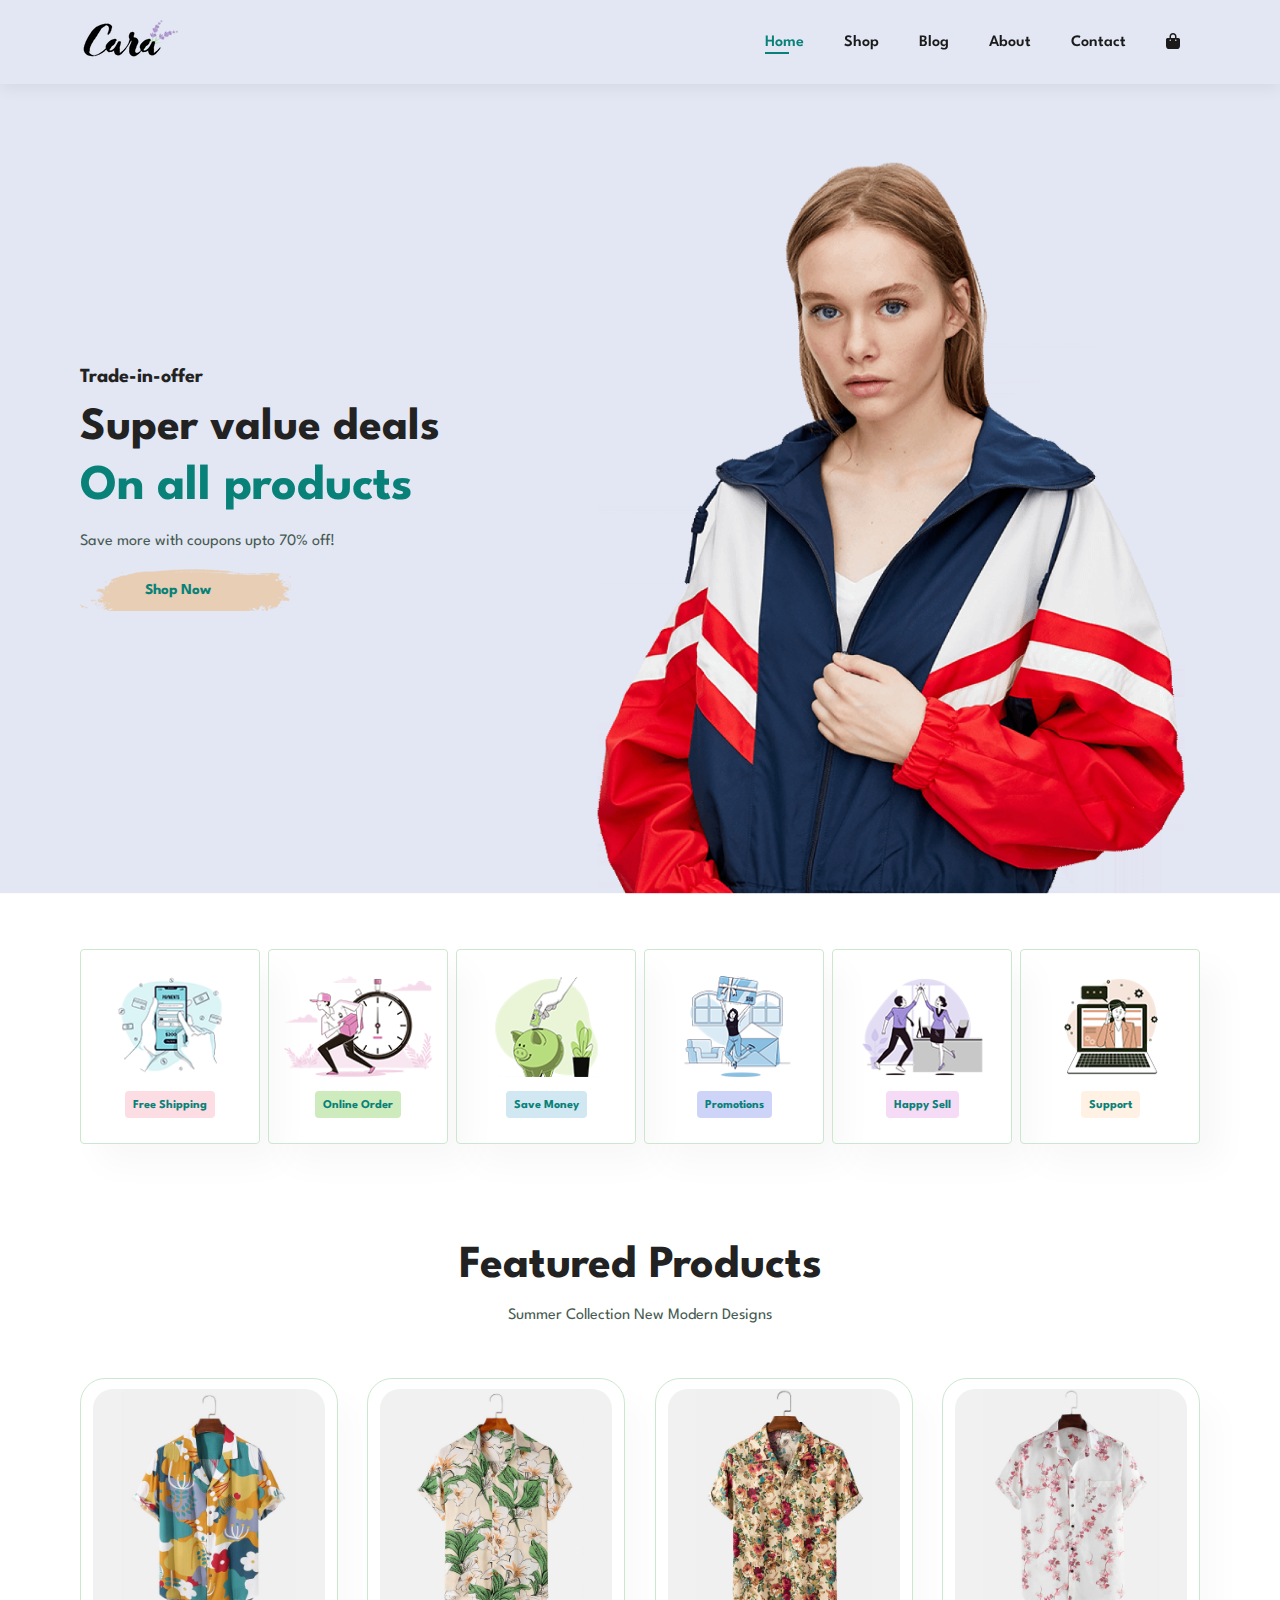
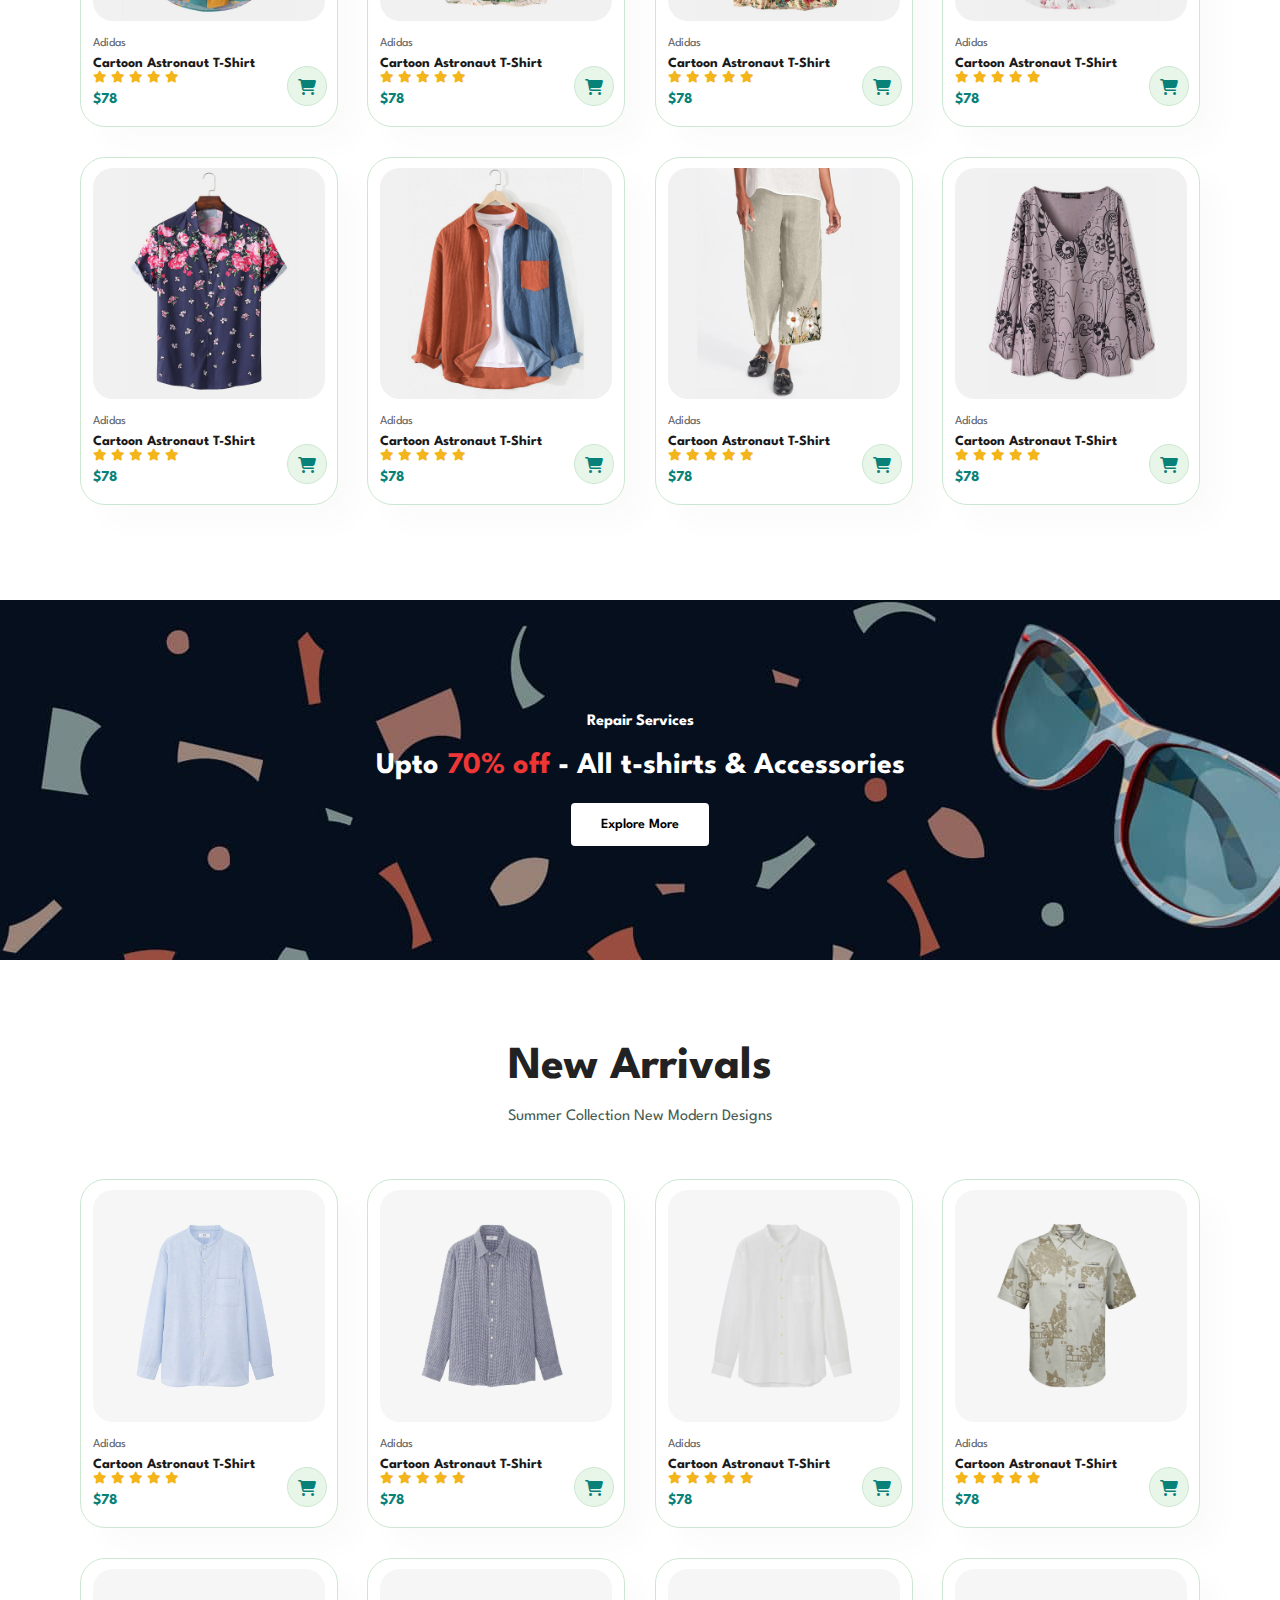
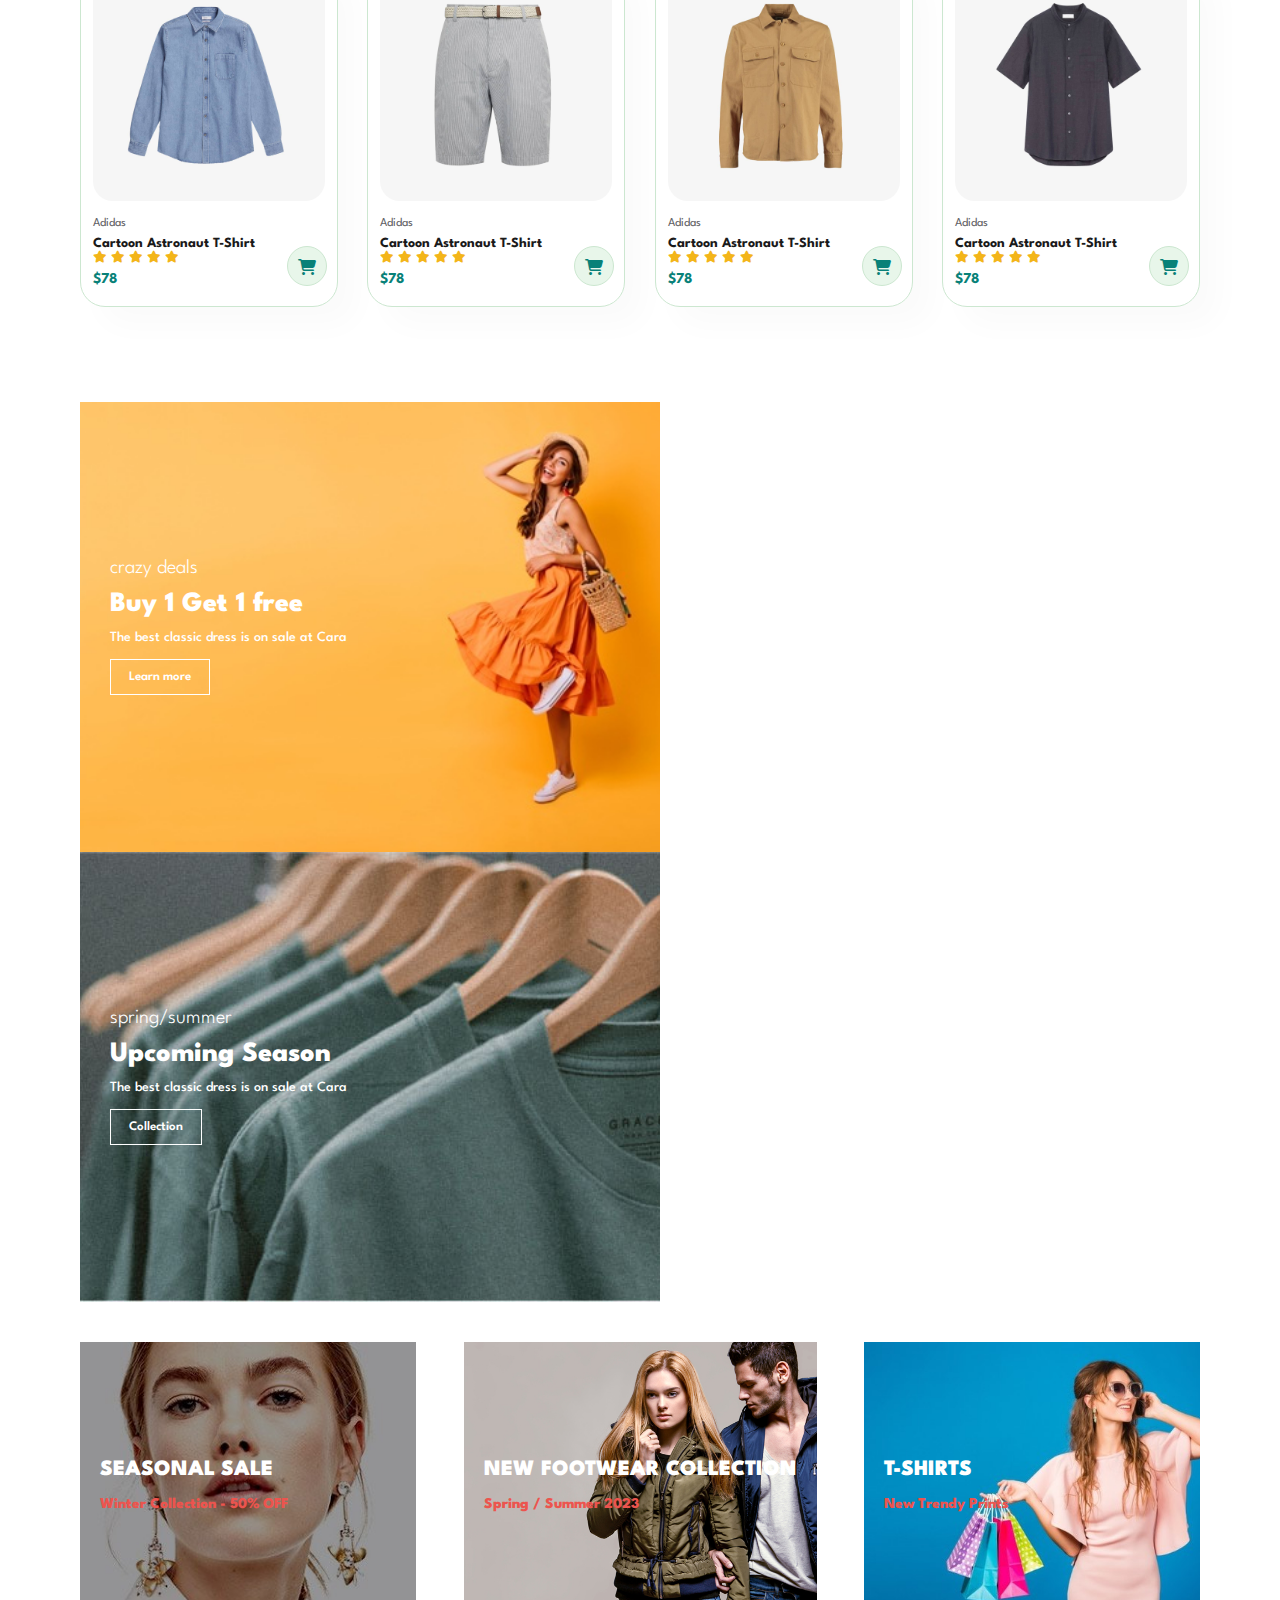
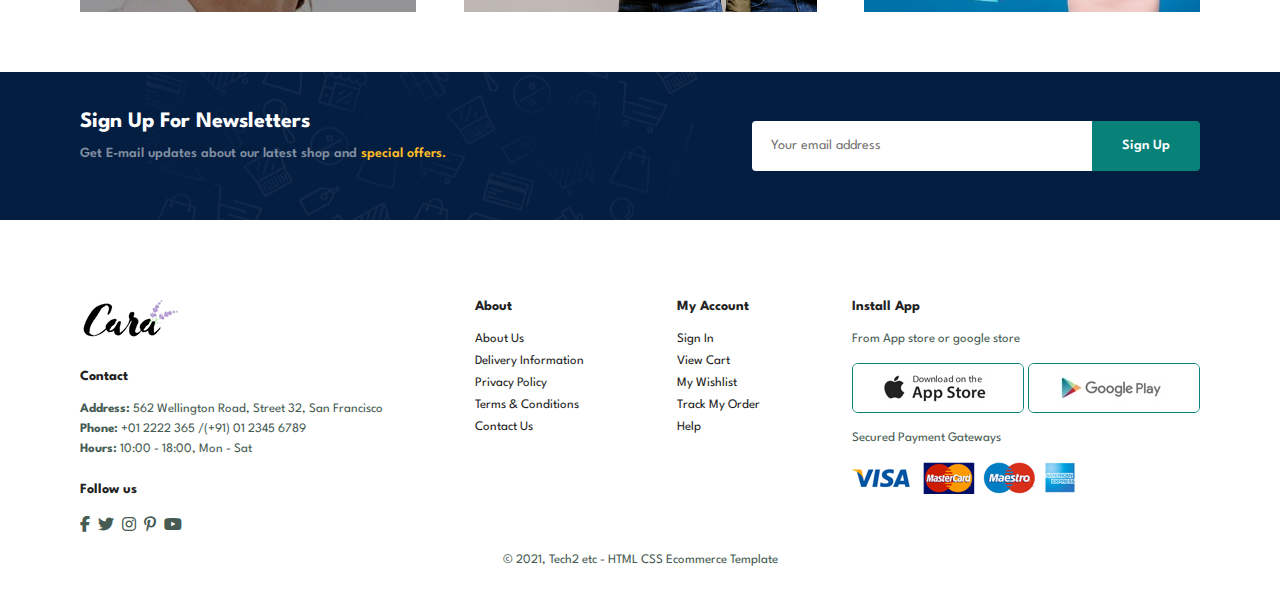
<file: index.html>
<!DOCTYPE html>
<html lang="en">
<head>
    <meta charset="UTF-8">
    <meta name="viewport" content="width=device-width, initial-scale=1.0">
    <title>E-Commerce Website</title>
    <link rel="stylesheet" href="style.css">
    <link rel="stylesheet" href=https://cdnjs.cloudflare.com/ajax/libs/font-awesome/6.4.2/css/all.min.css>

</head>
<body>
   <section id="header">
        <a href="#"><img src="ECommerce/logo.png" class="logo" alt=""></a>
        <div>
            <ul id="navbar">
                <li><a class="active" href="index.html">Home</a></li>
                <li><a href="shop.html">Shop</a></li>
                <li><a href="blog.html">Blog</a></li>
                <li><a href="about.html">About</a></li>
                <li><a href="contact.html">Contact</a></li>
                <li id="lg-bag"><a href="cart.html"><i class="fa-solid fa-bag-shopping"></i></a></li>
                <a href="#" id="close"><i class="far fa-times"></i></a>
            </ul>
        </div>
        <div id="mobile">
            <a href="cart.html"><i class="fa-solid fa-bag-shopping"></i></a>
            <i id="bar" class="fas fa-outdent"></i>
        </div>
   </section>

   <section id="hero">
    <h4>Trade-in-offer</h4>
    <h2>Super value deals</h2>
    <h1>On all products</h1>
    <p>Save more with coupons upto 70% off!</p>
    <button>Shop Now</button>

   </section>
   
   <section id="feature" class="section-p1">
    <div class="fe-box">
        <img src="ECommerce/features/f1.png" alt="">
        <h6>Free Shipping</h6>
    </div>
    <div class="fe-box">
        <img src="ECommerce/features/f2.png" alt="">
        <h6>Online Order</h6>
    </div>
    <div class="fe-box">
        <img src="ECommerce/features/f3.png" alt="">
        <h6>Save Money</h6>
    </div>
    <div class="fe-box">
        <img src="ECommerce/features/f4.png" alt="">
        <h6>Promotions</h6>
    </div>
    <div class="fe-box">
        <img src="ECommerce/features/f5.png" alt="">
        <h6>Happy Sell</h6>
    </div>
    <div class="fe-box">
        <img src="ECommerce/features/f6.png" alt="">
        <h6> Support</h6>
    </div>
   </section>
   
    <section id="product1" class="section-p1">
        <h2>Featured Products</h2>
        <p>Summer Collection New Modern Designs</p>
        <div class="pro-container">
            <div class="pro">
                <img src="ECommerce/Products/f1.jpg" alt="">
                <div class="des">
                    <span>Adidas</span>
                    <h5>Cartoon Astronaut T-Shirt</h5>
                    <div class="star">
                        <i class="fas fa-star"></i>
                        <i class="fas fa-star"></i>
                        <i class="fas fa-star"></i>
                        <i class="fas fa-star"></i>
                        <i class="fas fa-star"></i>
                    </div>
                    <h4>$78</h4>
                </div>
                <a href="#"><i class="fa-solid fa-cart-shopping cart"></i></a>
            </div>
            <div class="pro">
                <img src="ECommerce/Products/f2.jpg" alt="">
                <div class="des">
                    <span>Adidas</span>
                    <h5>Cartoon Astronaut T-Shirt</h5>
                    <div class="star">
                        <i class="fas fa-star"></i>
                        <i class="fas fa-star"></i>
                        <i class="fas fa-star"></i>
                        <i class="fas fa-star"></i>
                        <i class="fas fa-star"></i>
                    </div>
                    <h4>$78</h4>
                </div>
                <a href="#"><i class="fa-solid fa-cart-shopping cart"></i></a>
            </div>
            <div class="pro">
                <img src="ECommerce/Products/f3.jpg" alt="">
                <div class="des">
                    <span>Adidas</span>
                    <h5>Cartoon Astronaut T-Shirt</h5>
                    <div class="star">
                        <i class="fas fa-star"></i>
                        <i class="fas fa-star"></i>
                        <i class="fas fa-star"></i>
                        <i class="fas fa-star"></i>
                        <i class="fas fa-star"></i>
                    </div>
                    <h4>$78</h4>
                </div>
                <a href="#"><i class="fa-solid fa-cart-shopping cart"></i></a>
            </div>
            <div class="pro">
                <img src="ECommerce/Products/f4.jpg" alt="">
                <div class="des">
                    <span>Adidas</span>
                    <h5>Cartoon Astronaut T-Shirt</h5>
                    <div class="star">
                        <i class="fas fa-star"></i>
                        <i class="fas fa-star"></i>
                        <i class="fas fa-star"></i>
                        <i class="fas fa-star"></i>
                        <i class="fas fa-star"></i>
                    </div>
                    <h4>$78</h4>
                </div>
                <a href="#"><i class="fa-solid fa-cart-shopping cart"></i></a>
            </div>
            <div class="pro">
                <img src="ECommerce/Products/f5.jpg" alt="">
                <div class="des">
                    <span>Adidas</span>
                    <h5>Cartoon Astronaut T-Shirt</h5>
                    <div class="star">
                        <i class="fas fa-star"></i>
                        <i class="fas fa-star"></i>
                        <i class="fas fa-star"></i>
                        <i class="fas fa-star"></i>
                        <i class="fas fa-star"></i>
                    </div>
                    <h4>$78</h4>
                </div>
                <a href="#"><i class="fa-solid fa-cart-shopping cart"></i></a>
            </div>
            <div class="pro">
                <img src="ECommerce/Products/f6.jpg" alt="">
                <div class="des">
                    <span>Adidas</span>
                    <h5>Cartoon Astronaut T-Shirt</h5>
                    <div class="star">
                        <i class="fas fa-star"></i>
                        <i class="fas fa-star"></i>
                        <i class="fas fa-star"></i>
                        <i class="fas fa-star"></i>
                        <i class="fas fa-star"></i>
                    </div>
                    <h4>$78</h4>
                </div>
                <a href="#"><i class="fa-solid fa-cart-shopping cart"></i></a>
            </div>
            <div class="pro">
                <img src="ECommerce/Products/f7.jpg" alt="">
                <div class="des">
                    <span>Adidas</span>
                    <h5>Cartoon Astronaut T-Shirt</h5>
                    <div class="star">
                        <i class="fas fa-star"></i>
                        <i class="fas fa-star"></i>
                        <i class="fas fa-star"></i>
                        <i class="fas fa-star"></i>
                        <i class="fas fa-star"></i>
                    </div>
                    <h4>$78</h4>
                </div>
                <a href="#"><i class="fa-solid fa-cart-shopping cart"></i></a>
            </div>
            <div class="pro">
                <img src="ECommerce/Products/f8.jpg" alt="">
                <div class="des">
                    <span>Adidas</span>
                    <h5>Cartoon Astronaut T-Shirt</h5>
                    <div class="star">
                        <i class="fas fa-star"></i>
                        <i class="fas fa-star"></i>
                        <i class="fas fa-star"></i>
                        <i class="fas fa-star"></i>
                        <i class="fas fa-star"></i>
                    </div>
                    <h4>$78</h4>
                </div>
                <a href="#"><i class="fa-solid fa-cart-shopping cart"></i></a>
            </div>
        </div>
    </section>

    <section id="banner" class="section-m1">
        <h4>Repair Services</h4>
        <h2>Upto <span>70% off</span> - All t-shirts & Accessories</h2>
        <button class="normal">Explore More</button>
    </section>
    
    <section id="product1" class="section-p1">
        <h2>New Arrivals</h2>
        <p>Summer Collection New Modern Designs</p>
        <div class="pro-container">
            <div class="pro">
                <img src="ECommerce/Products/n1.jpg" alt="">
                <div class="des">
                    <span>Adidas</span>
                    <h5>Cartoon Astronaut T-Shirt</h5>
                    <div class="star">
                        <i class="fas fa-star"></i>
                        <i class="fas fa-star"></i>
                        <i class="fas fa-star"></i>
                        <i class="fas fa-star"></i>
                        <i class="fas fa-star"></i>
                    </div>
                    <h4>$78</h4>
                </div>
                <a href="#"><i class="fa-solid fa-cart-shopping cart"></i></a>
            </div>
            <div class="pro">
                <img src="ECommerce/Products/n2.jpg" alt="">
                <div class="des">
                    <span>Adidas</span>
                    <h5>Cartoon Astronaut T-Shirt</h5>
                    <div class="star">
                        <i class="fas fa-star"></i>
                        <i class="fas fa-star"></i>
                        <i class="fas fa-star"></i>
                        <i class="fas fa-star"></i>
                        <i class="fas fa-star"></i>
                    </div>
                    <h4>$78</h4>
                </div>
                <a href="#"><i class="fa-solid fa-cart-shopping cart"></i></a>
            </div>
            <div class="pro">
                <img src="ECommerce/Products/n3.jpg" alt="">
                <div class="des">
                    <span>Adidas</span>
                    <h5>Cartoon Astronaut T-Shirt</h5>
                    <div class="star">
                        <i class="fas fa-star"></i>
                        <i class="fas fa-star"></i>
                        <i class="fas fa-star"></i>
                        <i class="fas fa-star"></i>
                        <i class="fas fa-star"></i>
                    </div>
                    <h4>$78</h4>
                </div>
                <a href="#"><i class="fa-solid fa-cart-shopping cart"></i></a>
            </div>
            <div class="pro">
                <img src="ECommerce/Products/n4.jpg" alt="">
                <div class="des">
                    <span>Adidas</span>
                    <h5>Cartoon Astronaut T-Shirt</h5>
                    <div class="star">
                        <i class="fas fa-star"></i>
                        <i class="fas fa-star"></i>
                        <i class="fas fa-star"></i>
                        <i class="fas fa-star"></i>
                        <i class="fas fa-star"></i>
                    </div>
                    <h4>$78</h4>
                </div>
                <a href="#"><i class="fa-solid fa-cart-shopping cart"></i></a>
            </div>
            <div class="pro">
                <img src="ECommerce/Products/n5.jpg" alt="">
                <div class="des">
                    <span>Adidas</span>
                    <h5>Cartoon Astronaut T-Shirt</h5>
                    <div class="star">
                        <i class="fas fa-star"></i>
                        <i class="fas fa-star"></i>
                        <i class="fas fa-star"></i>
                        <i class="fas fa-star"></i>
                        <i class="fas fa-star"></i>
                    </div>
                    <h4>$78</h4>
                </div>
                <a href="#"><i class="fa-solid fa-cart-shopping cart"></i></a>
            </div>
            <div class="pro">
                <img src="ECommerce/Products/n6.jpg" alt="">
                <div class="des">
                    <span>Adidas</span>
                    <h5>Cartoon Astronaut T-Shirt</h5>
                    <div class="star">
                        <i class="fas fa-star"></i>
                        <i class="fas fa-star"></i>
                        <i class="fas fa-star"></i>
                        <i class="fas fa-star"></i>
                        <i class="fas fa-star"></i>
                    </div>
                    <h4>$78</h4>
                </div>
                <a href="#"><i class="fa-solid fa-cart-shopping cart"></i></a>
            </div>
            <div class="pro">
                <img src="ECommerce/Products/n7.jpg" alt="">
                <div class="des">
                    <span>Adidas</span>
                    <h5>Cartoon Astronaut T-Shirt</h5>
                    <div class="star">
                        <i class="fas fa-star"></i>
                        <i class="fas fa-star"></i>
                        <i class="fas fa-star"></i>
                        <i class="fas fa-star"></i>
                        <i class="fas fa-star"></i>
                    </div>
                    <h4>$78</h4>
                </div>
                <a href="#"><i class="fa-solid fa-cart-shopping cart"></i></a>
            </div>
            <div class="pro">
                <img src="ECommerce/Products/n8.jpg" alt="">
                <div class="des">
                    <span>Adidas</span>
                    <h5>Cartoon Astronaut T-Shirt</h5>
                    <div class="star">
                        <i class="fas fa-star"></i>
                        <i class="fas fa-star"></i>
                        <i class="fas fa-star"></i>
                        <i class="fas fa-star"></i>
                        <i class="fas fa-star"></i>
                    </div>
                    <h4>$78</h4>
                </div>
                <a href="#"><i class="fa-solid fa-cart-shopping cart"></i></a>
            </div>
        </div>
    </section>
    
    <section id="sm-banner" class="section-p1">
        <div class="banner-box">
            <h4>crazy deals</h4>
            <h2>Buy 1 Get 1 free</h2>
            <span>The best classic dress is on sale at Cara</span>
            <button class="white">Learn more</button>
        </div>
        <div class="banner-box banner-box2">
            <h4>spring/summer</h4>
            <h2>Upcoming Season</h2>
            <span>The best classic dress is on sale at Cara</span>
            <button class="white">Collection</button>
        </div>
    </section>

    <section id="banner3">
        <div class="banner-box">
            <h2>SEASONAL SALE</h2>
            <h3>Winter Collection - 50% OFF</h3>
        </div> 
        <div class="banner-box banner-box2">
            <h2>NEW FOOTWEAR COLLECTION</h2>
            <h3>Spring / Summer 2023</h3>
        </div> 
        <div class="banner-box banner-box3">
            <h2>T-SHIRTS</h2>
            <h3>New Trendy Prints</h3>
        </div> 
    </section>

    <section id="newsletter" class="section-p1 section-m1">
        <div class="newstext">
            <h4>Sign Up For Newsletters</h4>
            <p>Get E-mail updates about our latest shop and <span>special offers.</span></p>
        </div>
        <div class="form">
            <input type="text" placeholder="Your email address">
            <button class="normal">Sign Up</button>
        </div>
    </section>
    
    <footer class="section-p1">
        <div class="col">
            <img class="logo" src="ECommerce/logo.png" alt="">
            <h4>Contact</h4>
            <p><strong>Address:</strong> 562 Wellington Road, Street 32, San Francisco</p>
            <p><strong>Phone:</strong> +01 2222 365 /(+91) 01 2345 6789</p>
            <p><strong>Hours:</strong> 10:00 - 18:00, Mon - Sat</p>
            <div class="follow">
                <h4>Follow us</h4>
                <div class="icon">
                    <i class="fab fa-facebook-f"></i>
                    <i class="fab fa-twitter"></i>
                    <i class="fab fa-instagram"></i>
                    <i class="fab fa-pinterest-p"></i>
                    <i class="fab fa-youtube"></i>
                </div>
            </div>
        </div>

        <div class="col">
            <h4>About</h4>
            <a href="#">About Us</a>
            <a href="#">Delivery Information</a>
            <a href="#">Privacy Policy </a>
            <a href="#">Terms & Conditions </a>
            <a href="#">Contact Us</a>
        </div>
        <div class="col">
            <h4>My Account</h4>
            <a href="#">Sign In </a>
            <a href="#">View Cart </a>
            <a href="#">My Wishlist  </a>
            <a href="#">Track My Order </a>
            <a href="#">Help</a>
        </div>

        <div class="col install">
            <h4>Install App</h4>
            <p>From App store or google store</p>
            <div class="row">
                <img src="ECommerce/pay/app.jpg" alt="">
                <img src="ECommerce/pay/play.jpg" alt="">
            </div>
            <p>Secured Payment Gateways</p>
            <img src="ECommerce/pay/pay.png" alt="">
        </div>

        <div class="copyright">
            <p>© 2021, Tech2 etc - HTML CSS Ecommerce Template</p>
        </div>
    </footer>

    <script src="script.js"></script>
</body>
</html>
</file>
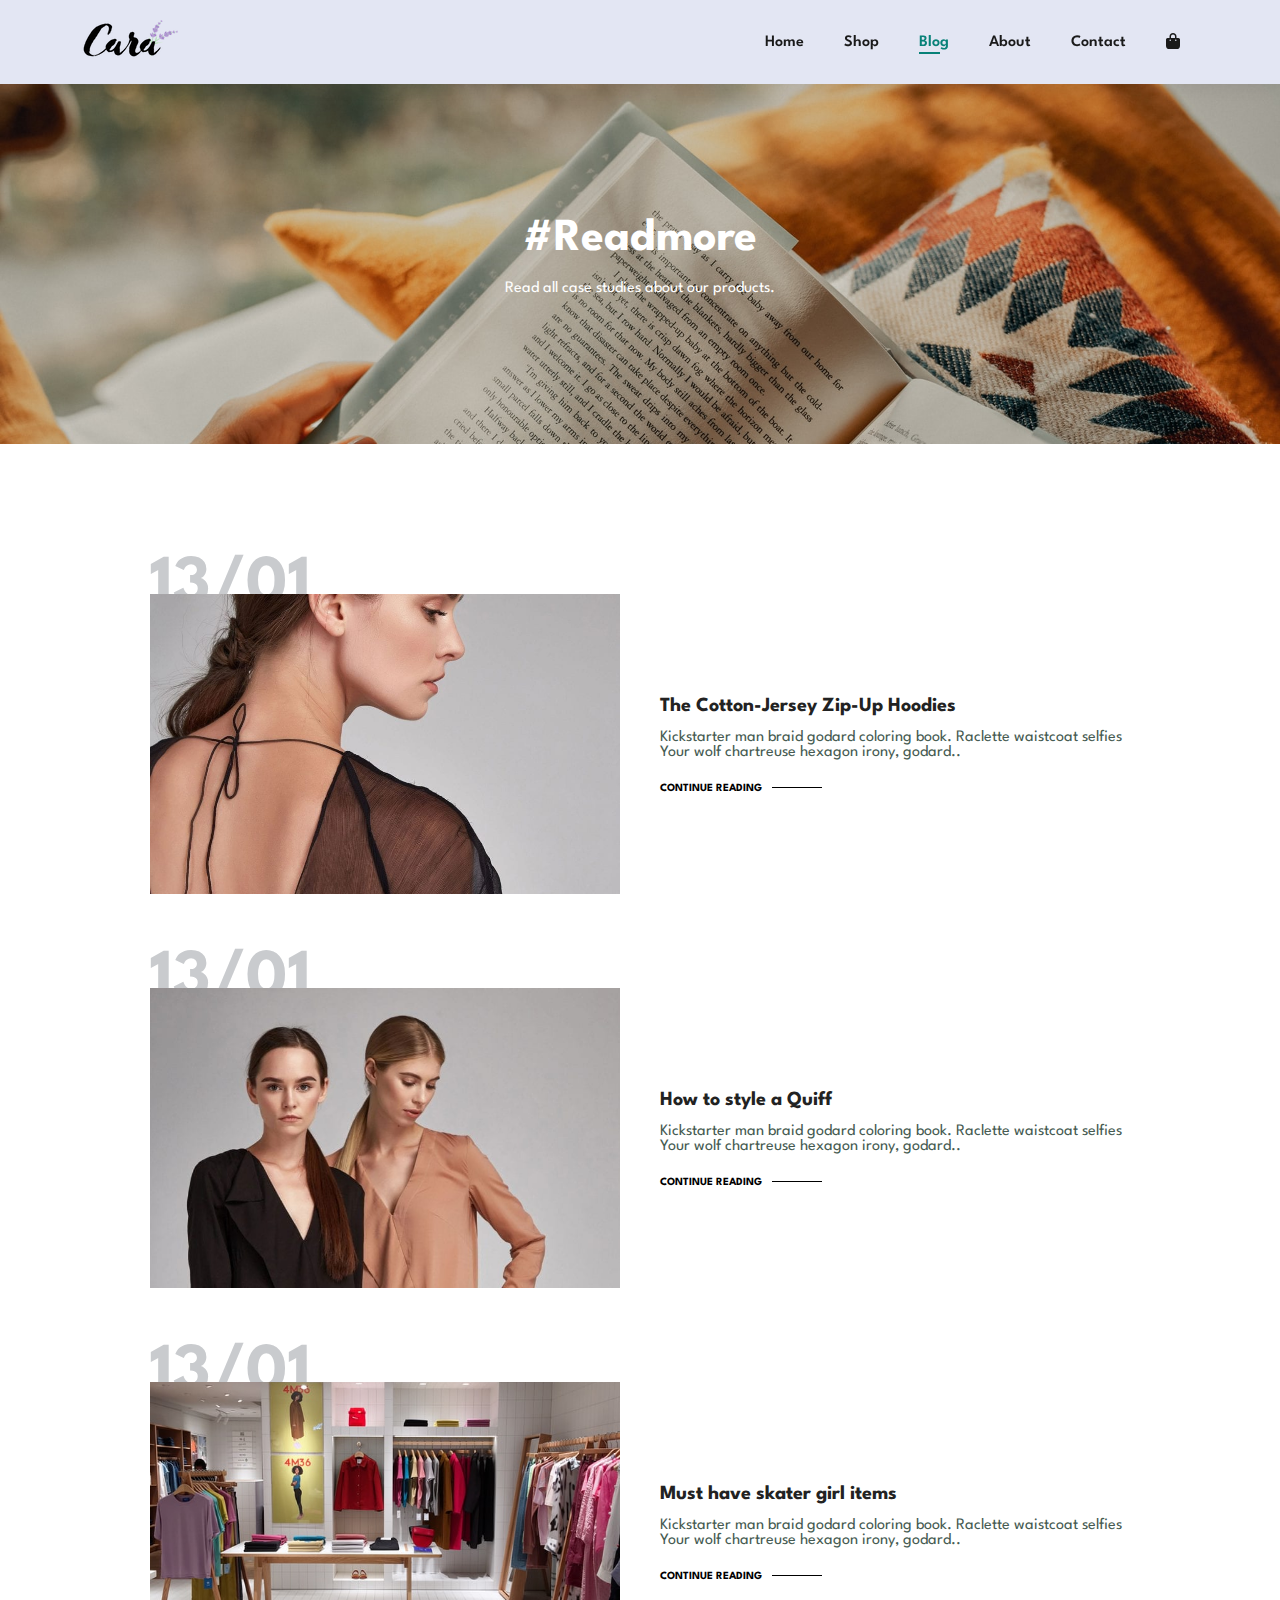
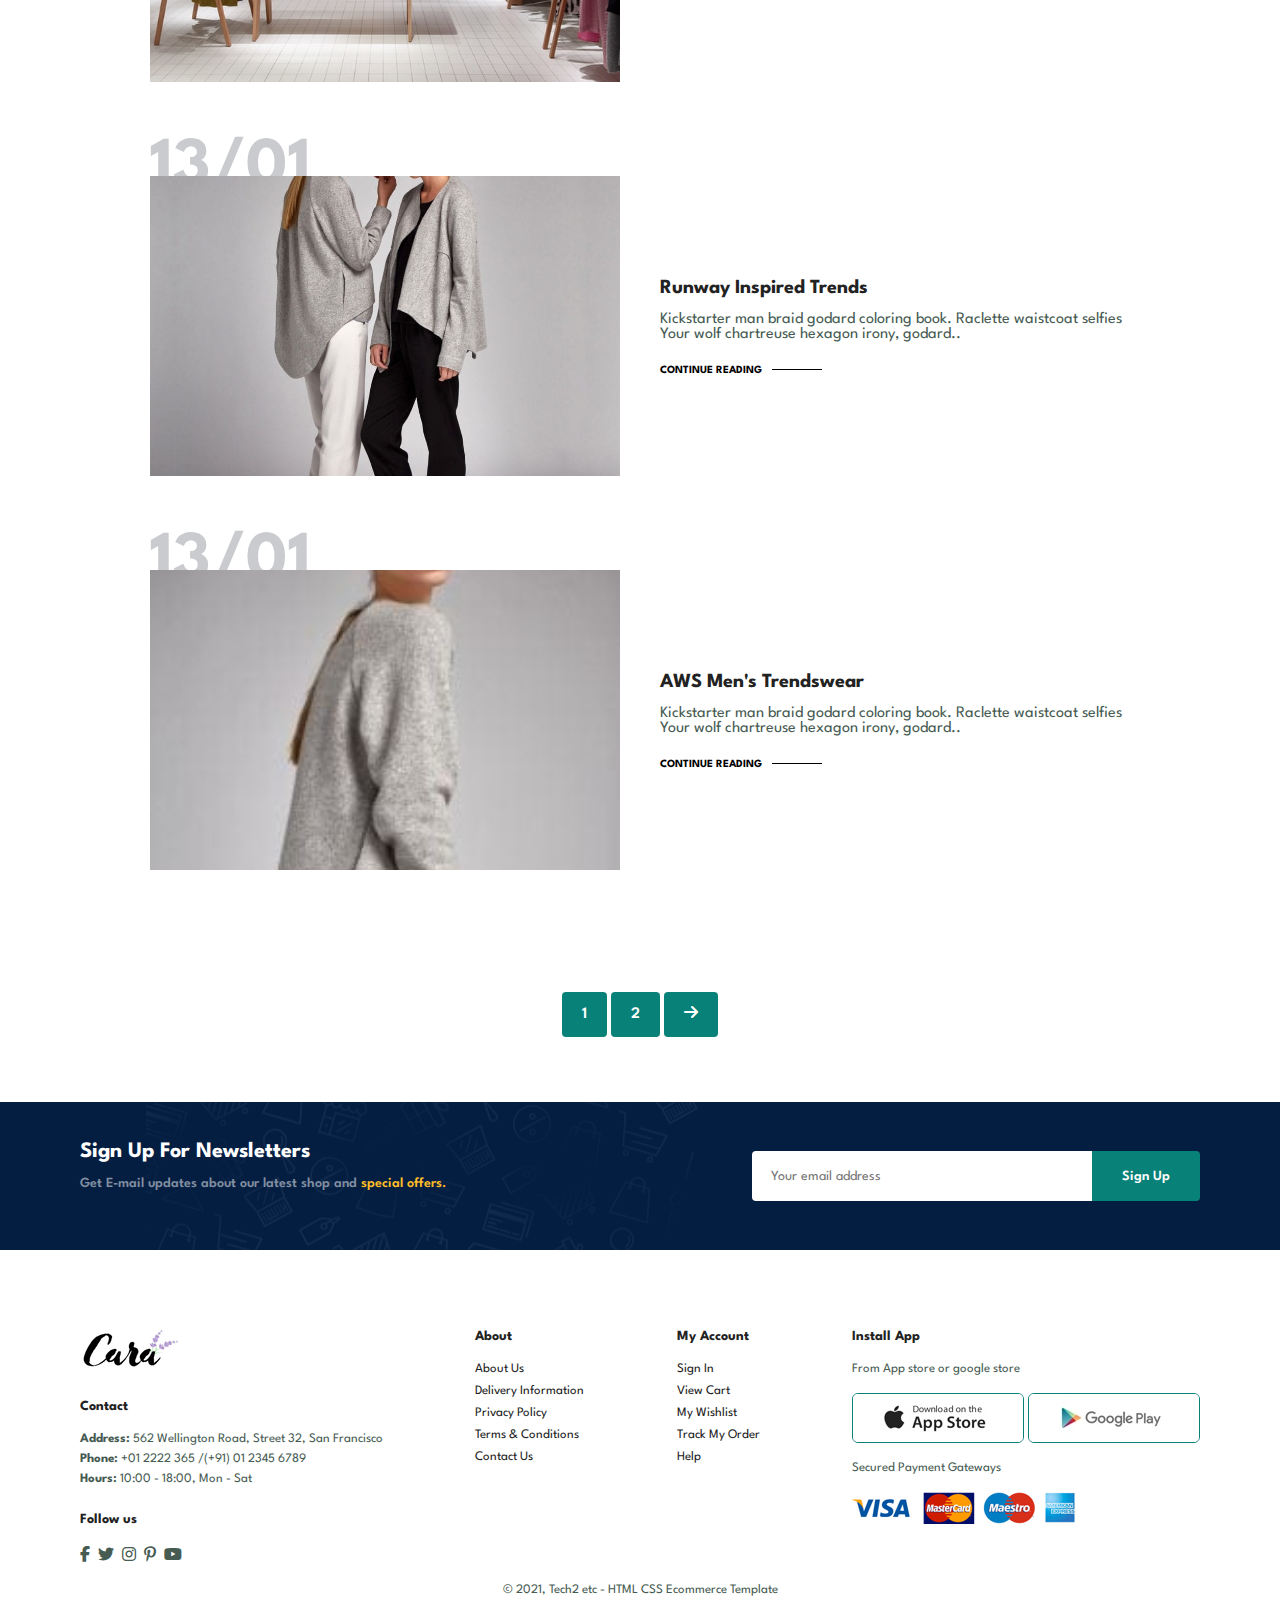
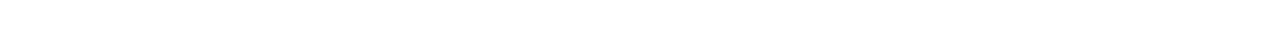
<file: blog.html>
<!DOCTYPE html>
<html lang="en">
<head>
    <meta charset="UTF-8">
    <meta name="viewport" content="width=device-width, initial-scale=1.0">
    <title>E-Commerce Website</title>
    <link rel="stylesheet" href="style.css">
    <link rel="stylesheet" href=https://cdnjs.cloudflare.com/ajax/libs/font-awesome/6.4.2/css/all.min.css>

</head>
<body>
   <section id="header">
        <a href="#"><img src="ECommerce/logo.png" class="logo" alt=""></a>
        <div>
            <ul id="navbar">
                <li><a href="index.html">Home</a></li>
                <li><a href="shop.html">Shop</a></li>
                <li><a class="active" href="blog.html">Blog</a></li>
                <li><a href="about.html">About</a></li>
                <li><a href="contact.html">Contact</a></li>
                <li id="lg-bag"><a href="cart.html"><i class="fa-solid fa-bag-shopping"></i></a></li>
                <a href="#" id="close"><i class="far fa-times"></i></a>
            </ul>
        </div>
        <div id="mobile">
            <a href="cart.html"><i class="fa-solid fa-bag-shopping"></i></a>
            <i id="bar" class="fas fa-outdent"></i>
        </div>
   </section>

   <section id="page-header" class="blog-header">
    <h2>#Readmore </h2>
    <p>Read all case studies about our products.</p>
   </section>

   <section id="blog">
    <div class="blog-box">
        <div class="blog-img">
            <img src="ECommerce/blog/b1.jpg" alt="">
        </div>
        <div class="blog-details">
            <h4>The Cotton-Jersey Zip-Up Hoodies</h4>
            <p>Kickstarter man braid godard coloring book. Raclette waistcoat selfies Your
                wolf chartreuse hexagon irony, godard..</p>
                <a href="#"> CONTINUE READING</a>
        </div>
        <h1>13/01</h1>
    </div>
    <div class="blog-box">
        <div class="blog-img">
            <img src="ECommerce/blog/b2.jpg" alt="">
        </div>
        <div class="blog-details">
            <h4>How to style a Quiff</h4>
            <p>Kickstarter man braid godard coloring book. Raclette waistcoat selfies Your
                wolf chartreuse hexagon irony, godard..</p>
                <a href="#"> CONTINUE READING</a>
        </div>
        <h1>13/01</h1>
    </div>
    <div class="blog-box">
        <div class="blog-img">
            <img src="ECommerce/blog/b3.jpg" alt="">
        </div>
        <div class="blog-details">
            <h4>Must have skater girl items </h4>
            <p>Kickstarter man braid godard coloring book. Raclette waistcoat selfies Your
                wolf chartreuse hexagon irony, godard..</p>
                <a href="#"> CONTINUE READING</a>
        </div>
        <h1>13/01</h1>
    </div>
    <div class="blog-box">
        <div class="blog-img">
            <img src="ECommerce/blog/b4.jpg" alt="">
        </div>
        <div class="blog-details">
            <h4>Runway Inspired Trends</h4>
            <p>Kickstarter man braid godard coloring book. Raclette waistcoat selfies Your
                wolf chartreuse hexagon irony, godard..</p>
                <a href="#"> CONTINUE READING</a>
        </div>
        <h1>13/01</h1>
    </div>
    <div class="blog-box">
        <div class="blog-img">
            <img src="ECommerce/blog/b5.jpg" alt="">
        </div>
        <div class="blog-details">
            <h4>AWS Men's Trendswear</h4>
            <p>Kickstarter man braid godard coloring book. Raclette waistcoat selfies Your
                wolf chartreuse hexagon irony, godard..</p>
                <a href="#"> CONTINUE READING</a>
        </div>
        <h1>13/01</h1>
    </div>
   </section>

    <section id="pagination" class="section-p1">
        <a href="#">1</a>
        <a href="#">2</a>
        <a href="#"><i class="fa-solid fa-arrow-right"></i></a>
    </section>

    <section id="newsletter" class="section-p1 section-m1">
        <div class="newstext">
            <h4>Sign Up For Newsletters</h4>
            <p>Get E-mail updates about our latest shop and <span>special offers.</span></p>
        </div>
        <div class="form">
            <input type="text" placeholder="Your email address">
            <button class="normal">Sign Up</button>
        </div>
    </section>
    
    <footer class="section-p1">
        <div class="col">
            <img class="logo" src="ECommerce/logo.png" alt="">
            <h4>Contact</h4>
            <p><strong>Address:</strong> 562 Wellington Road, Street 32, San Francisco</p>
            <p><strong>Phone:</strong> +01 2222 365 /(+91) 01 2345 6789</p>
            <p><strong>Hours:</strong> 10:00 - 18:00, Mon - Sat</p>
            <div class="follow">
                <h4>Follow us</h4>
                <div class="icon">
                    <i class="fab fa-facebook-f"></i>
                    <i class="fab fa-twitter"></i>
                    <i class="fab fa-instagram"></i>
                    <i class="fab fa-pinterest-p"></i>
                    <i class="fab fa-youtube"></i>
                </div>
            </div>
        </div>

        <div class="col">
            <h4>About</h4>
            <a href="#">About Us</a>
            <a href="#">Delivery Information</a>
            <a href="#">Privacy Policy </a>
            <a href="#">Terms & Conditions </a>
            <a href="#">Contact Us</a>
        </div>
        <div class="col">
            <h4>My Account</h4>
            <a href="#">Sign In </a>
            <a href="#">View Cart </a>
            <a href="#">My Wishlist  </a>
            <a href="#">Track My Order </a>
            <a href="#">Help</a>
        </div>

        <div class="col install">
            <h4>Install App</h4>
            <p>From App store or google store</p>
            <div class="row">
                <img src="ECommerce/pay/app.jpg" alt="">
                <img src="ECommerce/pay/play.jpg" alt="">
            </div>
            <p>Secured Payment Gateways</p>
            <img src="ECommerce/pay/pay.png" alt="">
        </div>

        <div class="copyright">
            <p>© 2021, Tech2 etc - HTML CSS Ecommerce Template</p>
        </div>
    </footer>

    <script src="script.js"></script>
</body>
</html>
</file>
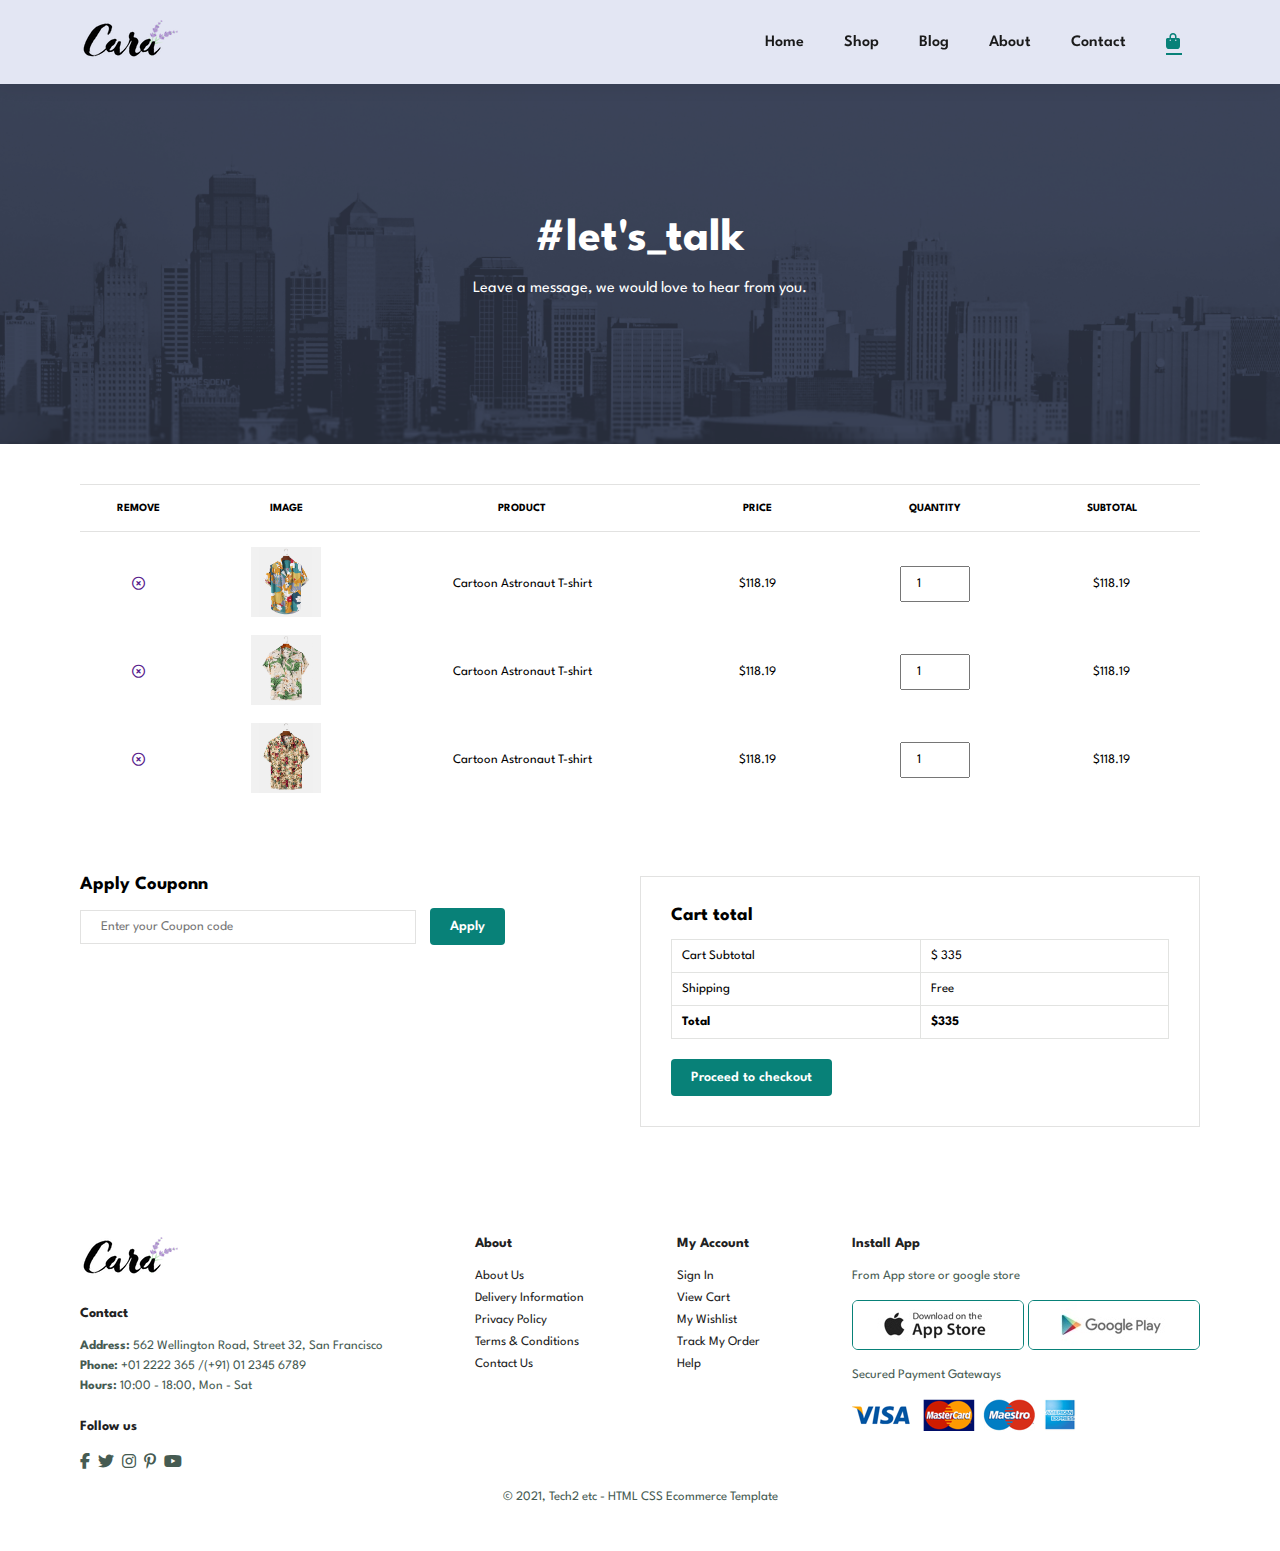
<file: cart.html>
<!DOCTYPE html>
<html lang="en">
<head>
    <meta charset="UTF-8">
    <meta name="viewport" content="width=device-width, initial-scale=1.0">
    <title>E-Commerce Website</title>
    <link rel="stylesheet" href="style.css">
    <link rel="stylesheet" href=https://cdnjs.cloudflare.com/ajax/libs/font-awesome/6.4.2/css/all.min.css>

</head>
<body>
   <section id="header">
        <a href="#"><img src="ECommerce/logo.png" class="logo" alt=""></a>
        <div>
            <ul id="navbar">
                <li><a href="index.html">Home</a></li>
                <li><a href="shop.html">Shop</a></li>
                <li><a href="blog.html">Blog</a></li>
                <li><a href="about.html">About</a></li>
                <li><a href="contact.html">Contact</a></li>
                <li id="lg-bag"><a  class="active" href="cart.html"><i class="fa-solid fa-bag-shopping"></i></a></li>
                <a href="#" id="close"><i class="far fa-times"></i></a>
            </ul>
        </div>
        <div id="mobile">
            <a href="cart.html"><i class="fa-solid fa-bag-shopping"></i></a>
            <i id="bar" class="fas fa-outdent"></i>
        </div>
   </section>

   <section id="page-header" class="about-header">
    <h2>#let's_talk </h2>
    <p>Leave a message, we would love to hear from you. </p>
   </section>

   <section id="cart" class="section-p1">
    <table width = "100%">
        <thead>
            <tr>
                <td>Remove</td>
                <td>Image</td>
                <td>Product</td>
                <td>Price</td>
                <td>Quantity</td>
                <td>Subtotal</td>
            </tr>
        </thead>
        <tbody>
            <tr>
                <td><a href=""><i class="far fa-times-circle"></a></i></td>
                <td><img src="ECommerce/Products/f1.jpg" alt=""></td>
                <td>Cartoon Astronaut T-shirt</td>
                <td>$118.19</td>
                <td><input type="number" value="1"></td>
                <td>$118.19</td>
            </tr>
            <tr>
                <td><a href=""><i class="far fa-times-circle"></a></i></td>
                <td><img src="ECommerce/Products/f2.jpg" alt=""></td>
                <td>Cartoon Astronaut T-shirt</td>
                <td>$118.19</td>
                <td><input type="number" value="1"></td>
                <td>$118.19</td>
            </tr>
            <tr>
                <td><a href=""><i class="far fa-times-circle"></a></i></td>
                <td><img src="ECommerce/Products/f3.jpg" alt=""></td>
                <td>Cartoon Astronaut T-shirt</td>
                <td>$118.19</td>
                <td><input type="number" value="1"></td>
                <td>$118.19</td>
            </tr>
        </tbody>
    </table>
   </section>

   <section id="cart-add" class="section-p1">
        <div id="coupon">
            <h3>Apply Couponn</h3>
            <div>
                <input type="text" placeholder="Enter your Coupon code">
                <button class="normal">Apply</button>
            </div>
        </div>

        <div id="subtotal">
            <h3>Cart total</h3>
            <table>
                <tr>
                    <td>Cart Subtotal</td>
                    <td>$ 335</td>
                </tr>
                <tr>
                    <td>Shipping</td>
                    <td>Free</td>
                </tr>
                <tr>
                    <td><strong>Total</strong></td>
                    <td><strong>$335</strong></td>
                </tr>
            </table>
            <button class="normal">Proceed to checkout</button>
        </div>
   </section>

    <footer class="section-p1">
        <div class="col">
            <img class="logo" src="ECommerce/logo.png" alt="">
            <h4>Contact</h4>
            <p><strong>Address:</strong> 562 Wellington Road, Street 32, San Francisco</p>
            <p><strong>Phone:</strong> +01 2222 365 /(+91) 01 2345 6789</p>
            <p><strong>Hours:</strong> 10:00 - 18:00, Mon - Sat</p>
            <div class="follow">
                <h4>Follow us</h4>
                <div class="icon">
                    <i class="fab fa-facebook-f"></i>
                    <i class="fab fa-twitter"></i>
                    <i class="fab fa-instagram"></i>
                    <i class="fab fa-pinterest-p"></i>
                    <i class="fab fa-youtube"></i>
                </div>
            </div>
        </div>

        <div class="col">
            <h4>About</h4>
            <a href="#">About Us</a>
            <a href="#">Delivery Information</a>
            <a href="#">Privacy Policy </a>
            <a href="#">Terms & Conditions </a>
            <a href="#">Contact Us</a>
        </div>
        <div class="col">
            <h4>My Account</h4>
            <a href="#">Sign In </a>
            <a href="#">View Cart </a>
            <a href="#">My Wishlist  </a>
            <a href="#">Track My Order </a>
            <a href="#">Help</a>
        </div>

        <div class="col install">
            <h4>Install App</h4>
            <p>From App store or google store</p>
            <div class="row">
                <img src="ECommerce/pay/app.jpg" alt="">
                <img src="ECommerce/pay/play.jpg" alt="">
            </div>
            <p>Secured Payment Gateways</p>
            <img src="ECommerce/pay/pay.png" alt="">
        </div>

        <div class="copyright">
            <p>© 2021, Tech2 etc - HTML CSS Ecommerce Template</p>
        </div>
    </footer>

    <script src="script.js"></script>
</body>
</html>
</file>
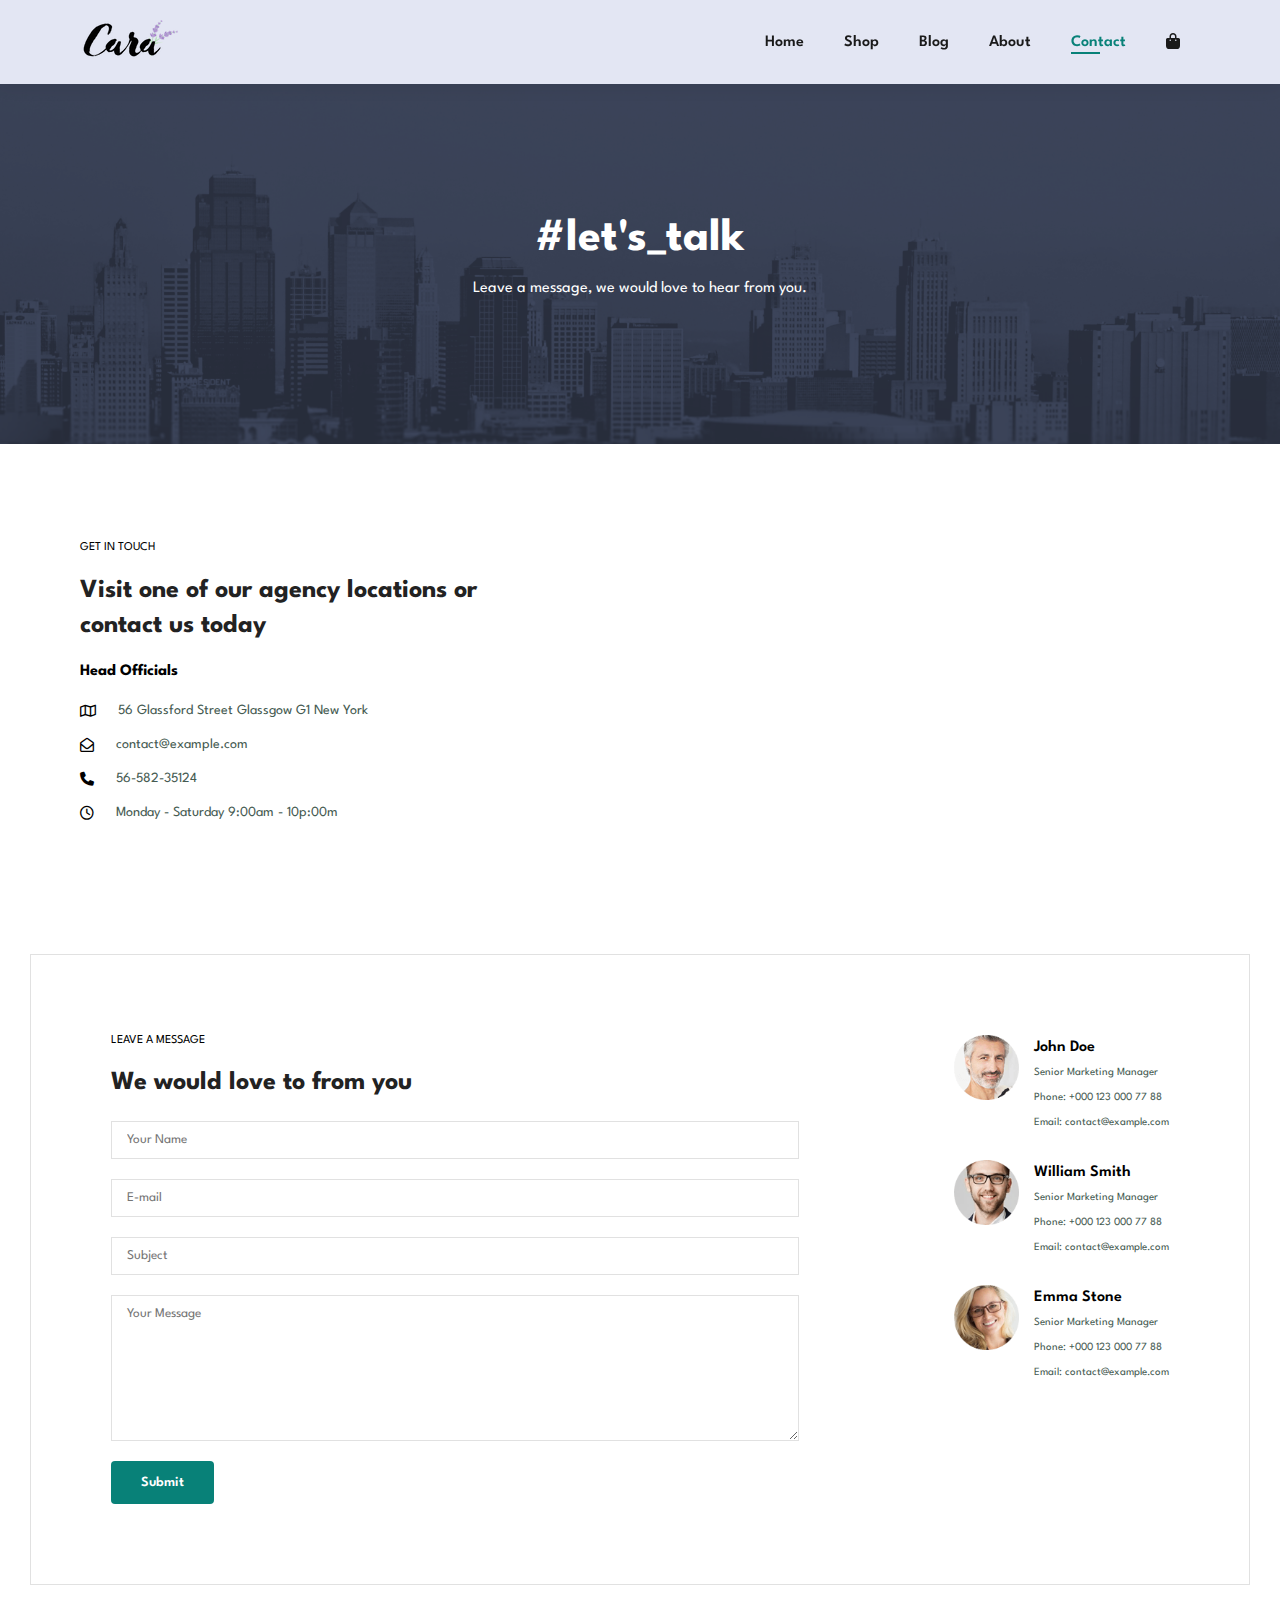
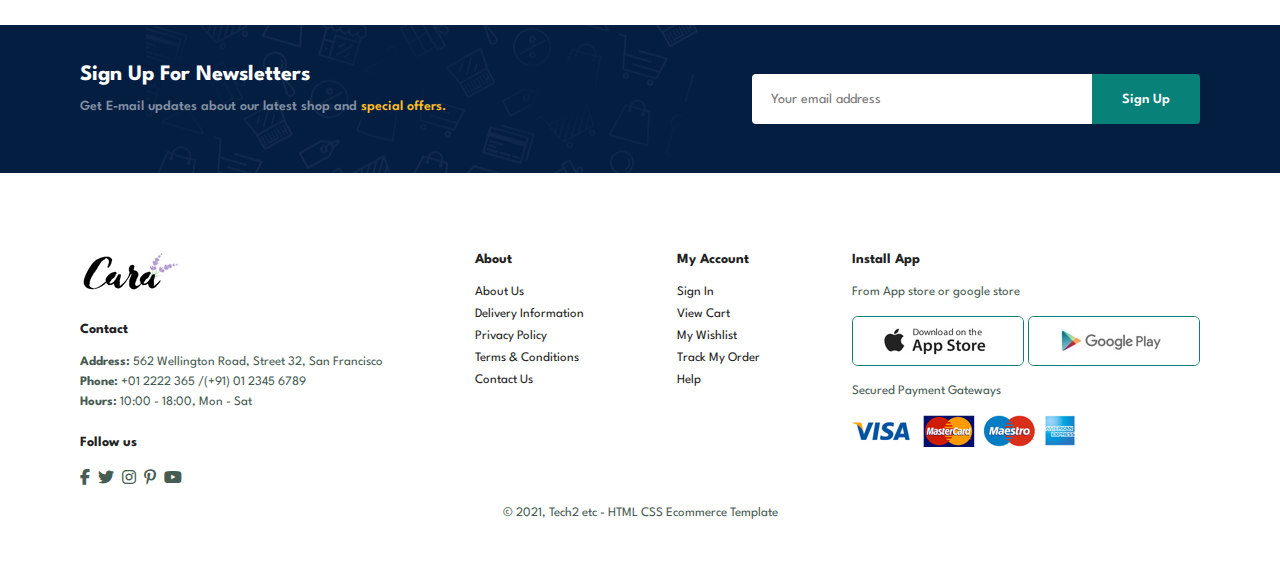
<file: contact.html>
<!DOCTYPE html>
<html lang="en">
<head>
    <meta charset="UTF-8">
    <meta name="viewport" content="width=device-width, initial-scale=1.0">
    <title>E-Commerce Website</title>
    <link rel="stylesheet" href="style.css">
    <link rel="stylesheet" href=https://cdnjs.cloudflare.com/ajax/libs/font-awesome/6.4.2/css/all.min.css>

</head>
<body>
   <section id="header">
        <a href="#"><img src="ECommerce/logo.png" class="logo" alt=""></a>
        <div>
            <ul id="navbar">
                <li><a href="index.html">Home</a></li>
                <li><a href="shop.html">Shop</a></li>
                <li><a href="blog.html">Blog</a></li>
                <li><a href="about.html">About</a></li>
                <li><a class="active" href="contact.html">Contact</a></li>
                <li id="lg-bag"><a href="cart.html"><i class="fa-solid fa-bag-shopping"></i></a></li>
                <a href="#" id="close"><i class="far fa-times"></i></a>
            </ul>
        </div>
        <div id="mobile">
            <a href="cart.html"><i class="fa-solid fa-bag-shopping"></i></a>
            <i id="bar" class="fas fa-outdent"></i>
        </div>
   </section>

   <section id="page-header" class="about-header">
    <h2>#let's_talk </h2>
    <p>Leave a message, we would love to hear from you. </p>
   </section>

   <section id="contact-details" class="section-p1">
    <div class="details">
        <span>GET IN TOUCH</span>
        <h2>Visit one of our agency locations or contact us today</h2>
        <h3>Head Officials</h3>
        <div>
            <li>
                <i class="fa-regular fa-map"></i>
                <p>56 Glassford Street Glassgow G1 New York</p>
            </li>
            <li>
                <i class="fa-regular fa-envelope-open"></i>
                <p>contact@example.com</p>
            </li>
            <li>
                <i class="fa-solid fa-phone"></i>
                <p>56-582-35124</p>
            </li>
            <li>
                <i class="fa-regular fa-clock"></i>
                <p>Monday - Saturday 9:00am - 10p:00m</p>
            </li>
        </div>
     </div>

        <div class="map">
            <iframe src="https://www.google.com/maps/embed?pb=!1m18!1m12!1m3!1d387191.0361344906!2d-74.30933841841593!3d40.69753995216038!2m3!1f0!2f0!3f0!3m2!1i1024!2i768!4f13.1!3m3!1m2!1s0x89c24fa5d33f083b%3A0xc80b8f06e177fe62!2sNew%20York%2C%20NY%2C%20USA!5e0!3m2!1sen!2sin!4v1699620935443!5m2!1sen!2sin"
             width="600" height="450" style="border:0;" allowfullscreen="" loading="lazy" referrerpolicy="no-referrer-when-downgrade"></iframe>
        </div>
   </section>

   <section id="form-details">
    <form action="">
        <span>LEAVE A MESSAGE</span>
        <h2>We would love to from you</h2>
        <input type="text" placeholder="Your Name">
        <input type="text" placeholder="E-mail">
        <input type="text" placeholder="Subject">
        <textarea name="" id="" cols="30" rows="10" placeholder="Your Message"></textarea>
        <button class="normal">Submit</button>
    </form>

    <div class="people">
        <div>
            <img src="ECommerce/People/1.png" alt="">
            <p><span>John Doe</span> Senior Marketing Manager <br> Phone: +000 123 000 77 88
            <br> Email: contact@example.com</p>
        </div>
        <div>
            <img src="ECommerce/People/2.png" alt="">
            <p><span>William Smith</span> Senior Marketing Manager <br> Phone: +000 123 000 77 88
            <br> Email: contact@example.com</p>
        </div>
        <div>
            <img src="ECommerce/People/3.png" alt="">
            <p><span>Emma Stone</span> Senior Marketing Manager <br> Phone: +000 123 000 77 88
            <br> Email: contact@example.com</p>
        </div>
    </div>
   </section>

   <section id="newsletter" class="section-p1 section-m1">
    <div class="newstext">
        <h4>Sign Up For Newsletters</h4>
        <p>Get E-mail updates about our latest shop and <span>special offers.</span></p>
    </div>
    <div class="form">
        <input type="text" placeholder="Your email address">
        <button class="normal">Sign Up</button>
    </div>
    </section>

    <footer class="section-p1">
        <div class="col">
            <img class="logo" src="ECommerce/logo.png" alt="">
            <h4>Contact</h4>
            <p><strong>Address:</strong> 562 Wellington Road, Street 32, San Francisco</p>
            <p><strong>Phone:</strong> +01 2222 365 /(+91) 01 2345 6789</p>
            <p><strong>Hours:</strong> 10:00 - 18:00, Mon - Sat</p>
            <div class="follow">
                <h4>Follow us</h4>
                <div class="icon">
                    <i class="fab fa-facebook-f"></i>
                    <i class="fab fa-twitter"></i>
                    <i class="fab fa-instagram"></i>
                    <i class="fab fa-pinterest-p"></i>
                    <i class="fab fa-youtube"></i>
                </div>
            </div>
        </div>

        <div class="col">
            <h4>About</h4>
            <a href="#">About Us</a>
            <a href="#">Delivery Information</a>
            <a href="#">Privacy Policy </a>
            <a href="#">Terms & Conditions </a>
            <a href="#">Contact Us</a>
        </div>
        <div class="col">
            <h4>My Account</h4>
            <a href="#">Sign In </a>
            <a href="#">View Cart </a>
            <a href="#">My Wishlist  </a>
            <a href="#">Track My Order </a>
            <a href="#">Help</a>
        </div>

        <div class="col install">
            <h4>Install App</h4>
            <p>From App store or google store</p>
            <div class="row">
                <img src="ECommerce/pay/app.jpg" alt="">
                <img src="ECommerce/pay/play.jpg" alt="">
            </div>
            <p>Secured Payment Gateways</p>
            <img src="ECommerce/pay/pay.png" alt="">
        </div>

        <div class="copyright">
            <p>© 2021, Tech2 etc - HTML CSS Ecommerce Template</p>
        </div>
    </footer>

    <script src="script.js"></script>
</body>
</html>
</file>
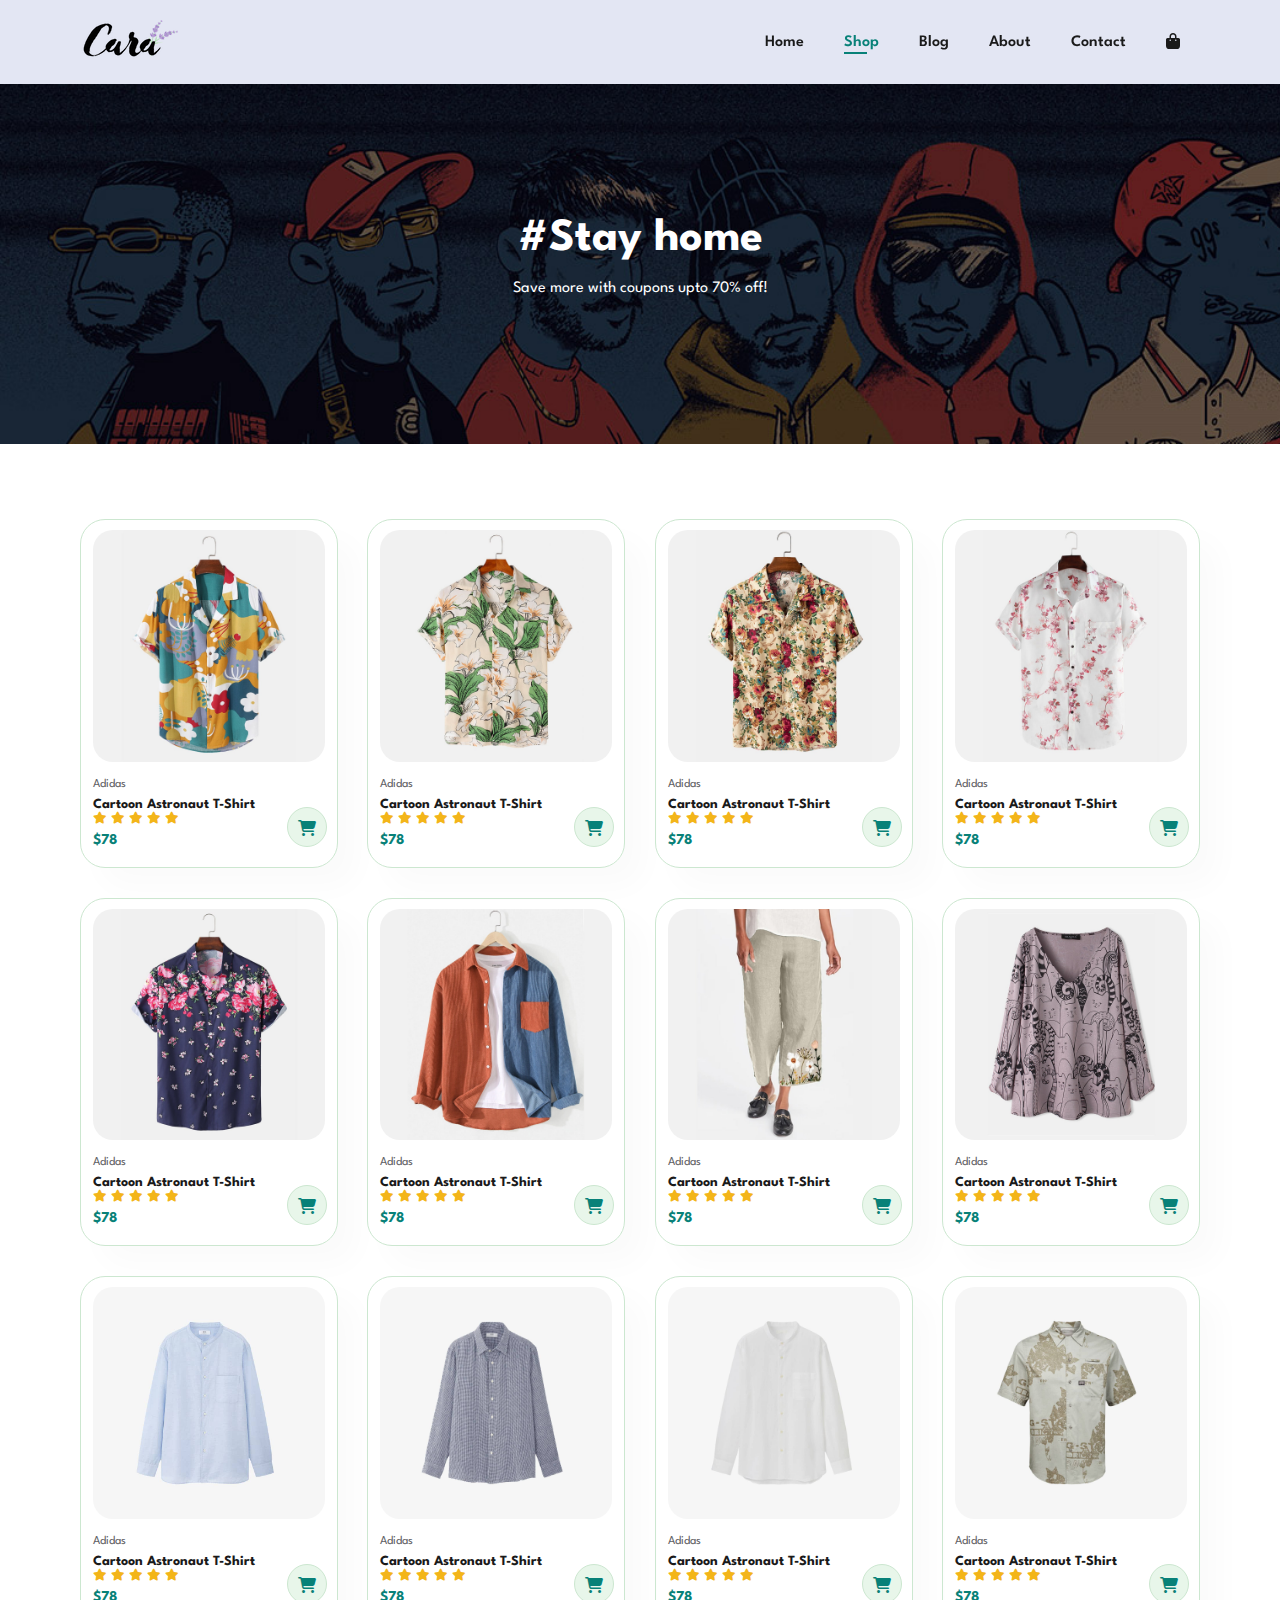
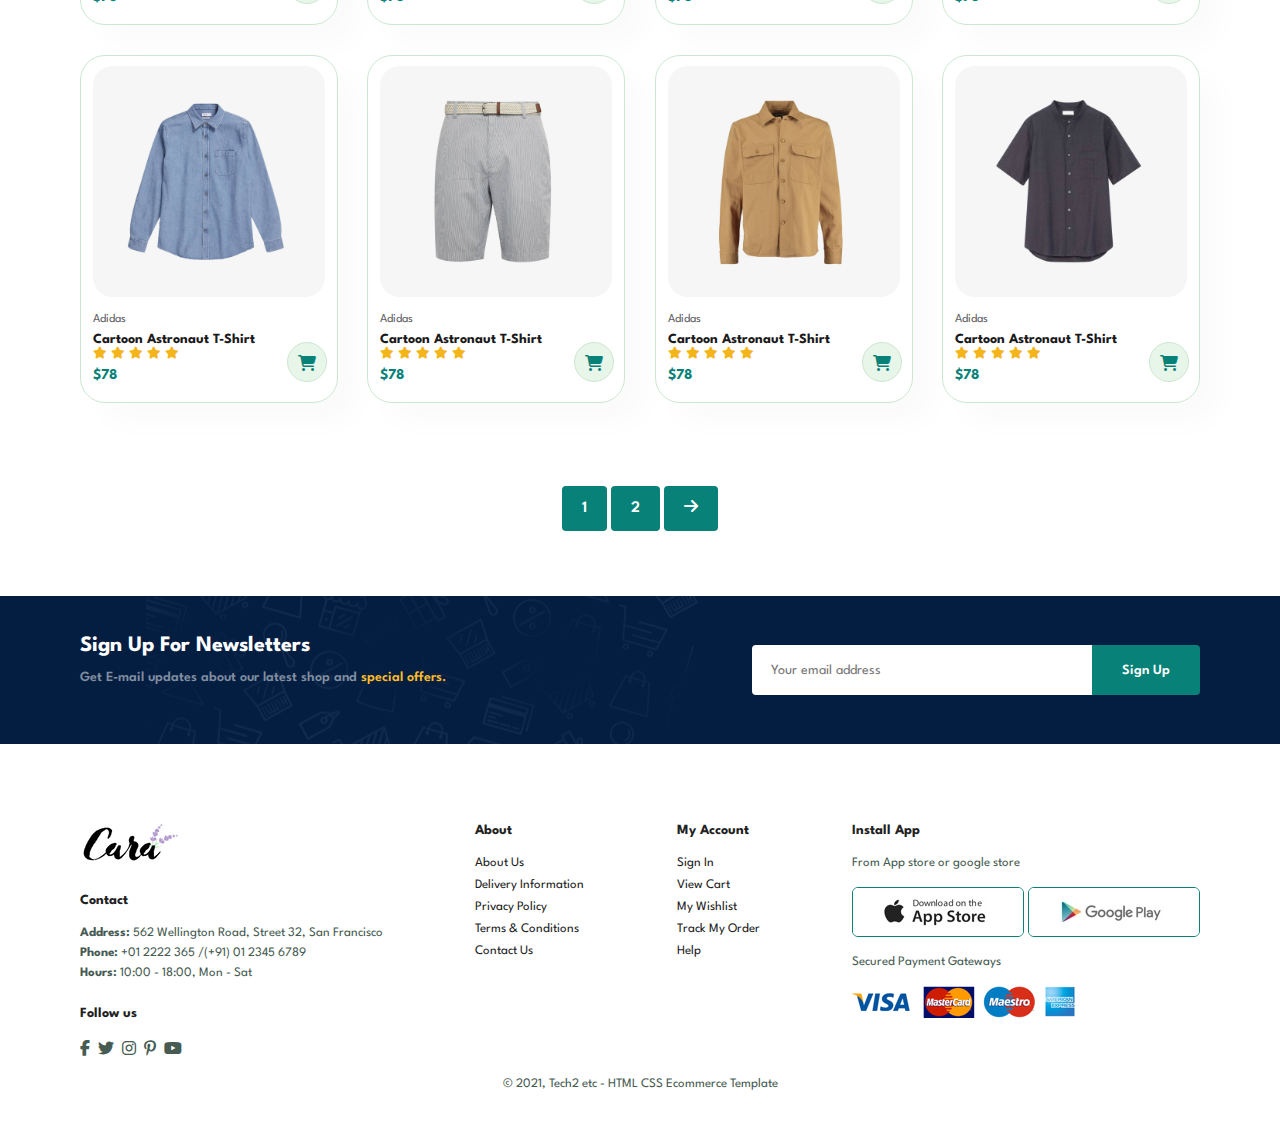
<file: shop.html>
<!DOCTYPE html>
<html lang="en">
<head>
    <meta charset="UTF-8">
    <meta name="viewport" content="width=device-width, initial-scale=1.0">
    <title>E-Commerce Website</title>
    <link rel="stylesheet" href="style.css">
    <link rel="stylesheet" href=https://cdnjs.cloudflare.com/ajax/libs/font-awesome/6.4.2/css/all.min.css>

</head>
<body>
   <section id="header">
        <a href="#"><img src="ECommerce/logo.png" class="logo" alt=""></a>
        <div>
            <ul id="navbar">
                <li><a href="index.html">Home</a></li>
                <li><a class="active" href="shop.html">Shop</a></li>
                <li><a href="blog.html">Blog</a></li>
                <li><a href="about.html">About</a></li>
                <li><a href="contact.html">Contact</a></li>
                <li id="lg-bag"><a href="cart.html"><i class="fa-solid fa-bag-shopping"></i></a></li>
                <a href="#" id="close"><i class="far fa-times"></i></a>
            </ul>
        </div>
        <div id="mobile">
            <a href="cart.html"><i class="fa-solid fa-bag-shopping"></i></a>
            <i id="bar" class="fas fa-outdent"></i>
        </div>
   </section>

   <section id="page-header">
    
    <h2>#Stay home</h2>
    <p>Save more with coupons upto 70% off!</p>
    

   </section>
   
    <section id="product1" class="section-p1">
        <div class="pro-container">
            <div class="pro" onclick="window.location.href='sproduct.html';">
                <img src="ECommerce/Products/f1.jpg" alt="">
                <div class="des">
                    <span>Adidas</span>
                    <h5>Cartoon Astronaut T-Shirt</h5>
                    <div class="star">
                        <i class="fas fa-star"></i>
                        <i class="fas fa-star"></i>
                        <i class="fas fa-star"></i>
                        <i class="fas fa-star"></i>
                        <i class="fas fa-star"></i>
                    </div>
                    <h4>$78</h4>
                </div>
                <a href="#"><i class="fa-solid fa-cart-shopping cart"></i></a>
            </div>
            <div class="pro">
                <img src="ECommerce/Products/f2.jpg" alt="">
                <div class="des">
                    <span>Adidas</span>
                    <h5>Cartoon Astronaut T-Shirt</h5>
                    <div class="star">
                        <i class="fas fa-star"></i>
                        <i class="fas fa-star"></i>
                        <i class="fas fa-star"></i>
                        <i class="fas fa-star"></i>
                        <i class="fas fa-star"></i>
                    </div>
                    <h4>$78</h4>
                </div>
                <a href="#"><i class="fa-solid fa-cart-shopping cart"></i></a>
            </div>
            <div class="pro">
                <img src="ECommerce/Products/f3.jpg" alt="">
                <div class="des">
                    <span>Adidas</span>
                    <h5>Cartoon Astronaut T-Shirt</h5>
                    <div class="star">
                        <i class="fas fa-star"></i>
                        <i class="fas fa-star"></i>
                        <i class="fas fa-star"></i>
                        <i class="fas fa-star"></i>
                        <i class="fas fa-star"></i>
                    </div>
                    <h4>$78</h4>
                </div>
                <a href="#"><i class="fa-solid fa-cart-shopping cart"></i></a>
            </div>
            <div class="pro">
                <img src="ECommerce/Products/f4.jpg" alt="">
                <div class="des">
                    <span>Adidas</span>
                    <h5>Cartoon Astronaut T-Shirt</h5>
                    <div class="star">
                        <i class="fas fa-star"></i>
                        <i class="fas fa-star"></i>
                        <i class="fas fa-star"></i>
                        <i class="fas fa-star"></i>
                        <i class="fas fa-star"></i>
                    </div>
                    <h4>$78</h4>
                </div>
                <a href="#"><i class="fa-solid fa-cart-shopping cart"></i></a>
            </div>
            <div class="pro">
                <img src="ECommerce/Products/f5.jpg" alt="">
                <div class="des">
                    <span>Adidas</span>
                    <h5>Cartoon Astronaut T-Shirt</h5>
                    <div class="star">
                        <i class="fas fa-star"></i>
                        <i class="fas fa-star"></i>
                        <i class="fas fa-star"></i>
                        <i class="fas fa-star"></i>
                        <i class="fas fa-star"></i>
                    </div>
                    <h4>$78</h4>
                </div>
                <a href="#"><i class="fa-solid fa-cart-shopping cart"></i></a>
            </div>
            <div class="pro">
                <img src="ECommerce/Products/f6.jpg" alt="">
                <div class="des">
                    <span>Adidas</span>
                    <h5>Cartoon Astronaut T-Shirt</h5>
                    <div class="star">
                        <i class="fas fa-star"></i>
                        <i class="fas fa-star"></i>
                        <i class="fas fa-star"></i>
                        <i class="fas fa-star"></i>
                        <i class="fas fa-star"></i>
                    </div>
                    <h4>$78</h4>
                </div>
                <a href="#"><i class="fa-solid fa-cart-shopping cart"></i></a>
            </div>
            <div class="pro">
                <img src="ECommerce/Products/f7.jpg" alt="">
                <div class="des">
                    <span>Adidas</span>
                    <h5>Cartoon Astronaut T-Shirt</h5>
                    <div class="star">
                        <i class="fas fa-star"></i>
                        <i class="fas fa-star"></i>
                        <i class="fas fa-star"></i>
                        <i class="fas fa-star"></i>
                        <i class="fas fa-star"></i>
                    </div>
                    <h4>$78</h4>
                </div>
                <a href="#"><i class="fa-solid fa-cart-shopping cart"></i></a>
            </div>
            <div class="pro">
                <img src="ECommerce/Products/f8.jpg" alt="">
                <div class="des">
                    <span>Adidas</span>
                    <h5>Cartoon Astronaut T-Shirt</h5>
                    <div class="star">
                        <i class="fas fa-star"></i>
                        <i class="fas fa-star"></i>
                        <i class="fas fa-star"></i>
                        <i class="fas fa-star"></i>
                        <i class="fas fa-star"></i>
                    </div>
                    <h4>$78</h4>
                </div>
                <a href="#"><i class="fa-solid fa-cart-shopping cart"></i></a>
            </div>
            <div class="pro">
                <img src="ECommerce/Products/n1.jpg" alt="">
                <div class="des">
                    <span>Adidas</span>
                    <h5>Cartoon Astronaut T-Shirt</h5>
                    <div class="star">
                        <i class="fas fa-star"></i>
                        <i class="fas fa-star"></i>
                        <i class="fas fa-star"></i>
                        <i class="fas fa-star"></i>
                        <i class="fas fa-star"></i>
                    </div>
                    <h4>$78</h4>
                </div>
                <a href="#"><i class="fa-solid fa-cart-shopping cart"></i></a>
            </div>
            <div class="pro">
                <img src="ECommerce/Products/n2.jpg" alt="">
                <div class="des">
                    <span>Adidas</span>
                    <h5>Cartoon Astronaut T-Shirt</h5>
                    <div class="star">
                        <i class="fas fa-star"></i>
                        <i class="fas fa-star"></i>
                        <i class="fas fa-star"></i>
                        <i class="fas fa-star"></i>
                        <i class="fas fa-star"></i>
                    </div>
                    <h4>$78</h4>
                </div>
                <a href="#"><i class="fa-solid fa-cart-shopping cart"></i></a>
            </div>
            <div class="pro">
                <img src="ECommerce/Products/n3.jpg" alt="">
                <div class="des">
                    <span>Adidas</span>
                    <h5>Cartoon Astronaut T-Shirt</h5>
                    <div class="star">
                        <i class="fas fa-star"></i>
                        <i class="fas fa-star"></i>
                        <i class="fas fa-star"></i>
                        <i class="fas fa-star"></i>
                        <i class="fas fa-star"></i>
                    </div>
                    <h4>$78</h4>
                </div>
                <a href="#"><i class="fa-solid fa-cart-shopping cart"></i></a>
            </div>
            <div class="pro">
                <img src="ECommerce/Products/n4.jpg" alt="">
                <div class="des">
                    <span>Adidas</span>
                    <h5>Cartoon Astronaut T-Shirt</h5>
                    <div class="star">
                        <i class="fas fa-star"></i>
                        <i class="fas fa-star"></i>
                        <i class="fas fa-star"></i>
                        <i class="fas fa-star"></i>
                        <i class="fas fa-star"></i>
                    </div>
                    <h4>$78</h4>
                </div>
                <a href="#"><i class="fa-solid fa-cart-shopping cart"></i></a>
            </div>
            <div class="pro">
                <img src="ECommerce/Products/n5.jpg" alt="">
                <div class="des">
                    <span>Adidas</span>
                    <h5>Cartoon Astronaut T-Shirt</h5>
                    <div class="star">
                        <i class="fas fa-star"></i>
                        <i class="fas fa-star"></i>
                        <i class="fas fa-star"></i>
                        <i class="fas fa-star"></i>
                        <i class="fas fa-star"></i>
                    </div>
                    <h4>$78</h4>
                </div>
                <a href="#"><i class="fa-solid fa-cart-shopping cart"></i></a>
            </div>
            <div class="pro">
                <img src="ECommerce/Products/n6.jpg" alt="">
                <div class="des">
                    <span>Adidas</span>
                    <h5>Cartoon Astronaut T-Shirt</h5>
                    <div class="star">
                        <i class="fas fa-star"></i>
                        <i class="fas fa-star"></i>
                        <i class="fas fa-star"></i>
                        <i class="fas fa-star"></i>
                        <i class="fas fa-star"></i>
                    </div>
                    <h4>$78</h4>
                </div>
                <a href="#"><i class="fa-solid fa-cart-shopping cart"></i></a>
            </div>
            <div class="pro">
                <img src="ECommerce/Products/n7.jpg" alt="">
                <div class="des">
                    <span>Adidas</span>
                    <h5>Cartoon Astronaut T-Shirt</h5>
                    <div class="star">
                        <i class="fas fa-star"></i>
                        <i class="fas fa-star"></i>
                        <i class="fas fa-star"></i>
                        <i class="fas fa-star"></i>
                        <i class="fas fa-star"></i>
                    </div>
                    <h4>$78</h4>
                </div>
                <a href="#"><i class="fa-solid fa-cart-shopping cart"></i></a>
            </div>
            <div class="pro">
                <img src="ECommerce/Products/n8.jpg" alt="">
                <div class="des">
                    <span>Adidas</span>
                    <h5>Cartoon Astronaut T-Shirt</h5>
                    <div class="star">
                        <i class="fas fa-star"></i>
                        <i class="fas fa-star"></i>
                        <i class="fas fa-star"></i>
                        <i class="fas fa-star"></i>
                        <i class="fas fa-star"></i>
                    </div>
                    <h4>$78</h4>
                </div>
                <a href="#"><i class="fa-solid fa-cart-shopping cart"></i></a>
            </div>
        </div>
    </section>

    <section id="pagination" class="section-p1">
        <a href="#">1</a>
        <a href="#">2</a>
        <a href="#"><i class="fa-solid fa-arrow-right"></i></a>
        </section>

    <section id="newsletter" class="section-p1 section-m1">
        <div class="newstext">
            <h4>Sign Up For Newsletters</h4>
            <p>Get E-mail updates about our latest shop and <span>special offers.</span></p>
        </div>
        <div class="form">
            <input type="text" placeholder="Your email address">
            <button class="normal">Sign Up</button>
        </div>
    </section>
    
    <footer class="section-p1">
        <div class="col">
            <img class="logo" src="ECommerce/logo.png" alt="">
            <h4>Contact</h4>
            <p><strong>Address:</strong> 562 Wellington Road, Street 32, San Francisco</p>
            <p><strong>Phone:</strong> +01 2222 365 /(+91) 01 2345 6789</p>
            <p><strong>Hours:</strong> 10:00 - 18:00, Mon - Sat</p>
            <div class="follow">
                <h4>Follow us</h4>
                <div class="icon">
                    <i class="fab fa-facebook-f"></i>
                    <i class="fab fa-twitter"></i>
                    <i class="fab fa-instagram"></i>
                    <i class="fab fa-pinterest-p"></i>
                    <i class="fab fa-youtube"></i>
                </div>
            </div>
        </div>

        <div class="col">
            <h4>About</h4>
            <a href="#">About Us</a>
            <a href="#">Delivery Information</a>
            <a href="#">Privacy Policy </a>
            <a href="#">Terms & Conditions </a>
            <a href="#">Contact Us</a>
        </div>
        <div class="col">
            <h4>My Account</h4>
            <a href="#">Sign In </a>
            <a href="#">View Cart </a>
            <a href="#">My Wishlist  </a>
            <a href="#">Track My Order </a>
            <a href="#">Help</a>
        </div>

        <div class="col install">
            <h4>Install App</h4>
            <p>From App store or google store</p>
            <div class="row">
                <img src="ECommerce/pay/app.jpg" alt="">
                <img src="ECommerce/pay/play.jpg" alt="">
            </div>
            <p>Secured Payment Gateways</p>
            <img src="ECommerce/pay/pay.png" alt="">
        </div>

        <div class="copyright">
            <p>© 2021, Tech2 etc - HTML CSS Ecommerce Template</p>
        </div>
    </footer>

    <script src="script.js"></script>
</body>
</html>
</file>
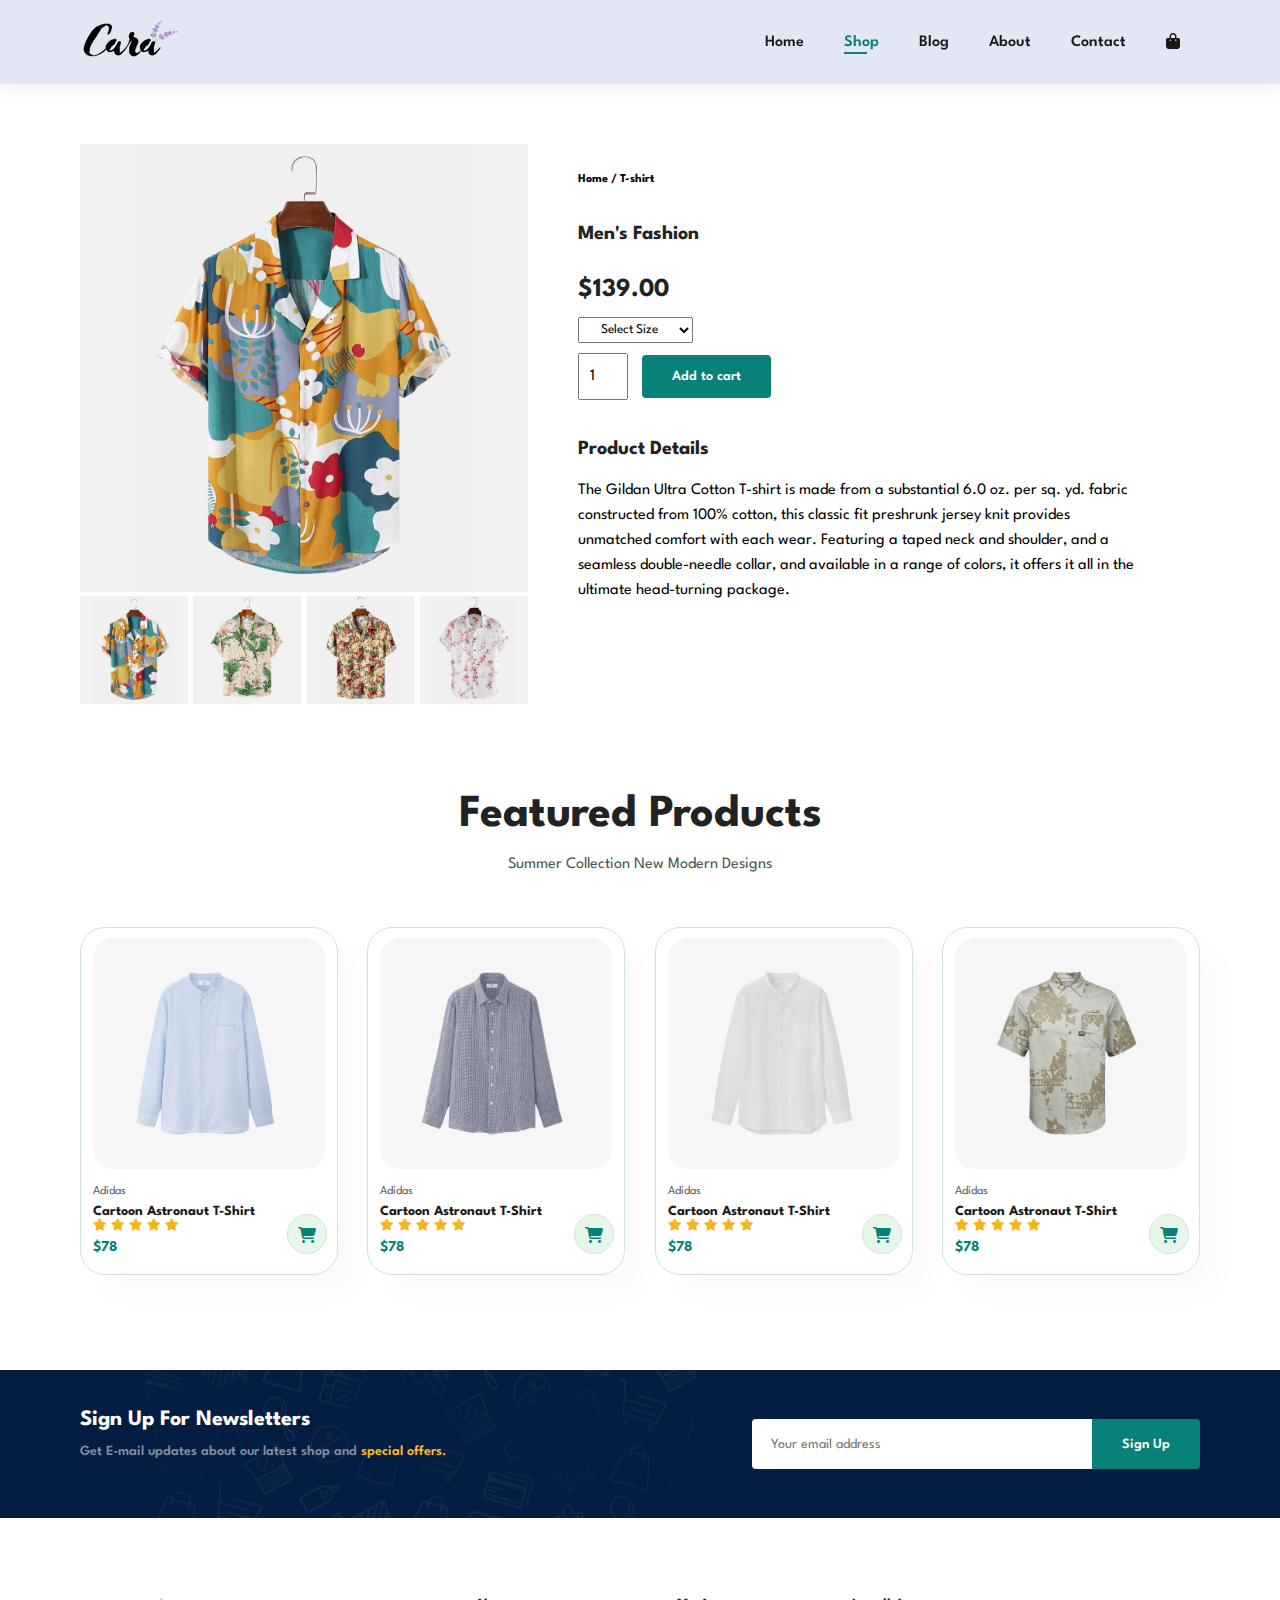
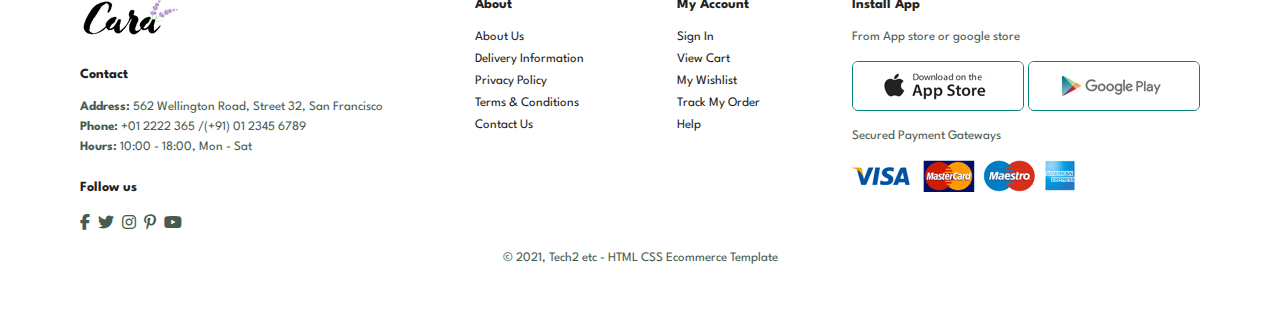
<file: sproduct.html>
<!DOCTYPE html>
<html lang="en">
<head>
    <meta charset="UTF-8">
    <meta name="viewport" content="width=device-width, initial-scale=1.0">
    <title>E-Commerce Website</title>
    <link rel="stylesheet" href="style.css">
    <link rel="stylesheet" href=https://cdnjs.cloudflare.com/ajax/libs/font-awesome/6.4.2/css/all.min.css>

</head>
<body>
   <section id="header">
        <a href="#"><img src="ECommerce/logo.png" class="logo" alt=""></a>
        <div>
            <ul id="navbar">
                <li><a href="index.html">Home</a></li>
                <li><a class="active" href="shop.html">Shop</a></li>
                <li><a href="blog.html">Blog</a></li>
                <li><a href="about.html">About</a></li>
                <li><a href="contact.html">Contact</a></li>
                <li id="lg-bag"><a href="cart.html"><i class="fa-solid fa-bag-shopping"></i></a></li>
                <a href="#" id="close"><i class="far fa-times"></i></a>
            </ul>
        </div>
        <div id="mobile">
            <a href="cart.html"><i class="fa-solid fa-bag-shopping"></i></a>
            <i id="bar" class="fas fa-outdent"></i>
        </div>
   </section>

   <section id="prodetails" class="section-p1">
    <div class="single-pro-image">
        <img src="ECommerce/Products/f1.jpg" width="100%" id="mainImg" alt="">
    <div class="small-img-grp">
        <div class="small-img-col">
            <img src="ECommerce/Products/f1.jpg" width="100%" class="small-img" alt="">
        </div>
        <div class="small-img-col">
            <img src="ECommerce/Products/f2.jpg" width="100%" class="small-img" alt="">
        </div>
        <div class="small-img-col">
            <img src="ECommerce/Products/f3.jpg" width="100%" class="small-img" alt="">
        </div>
        <div class="small-img-col">
            <img src="ECommerce/Products/f4.jpg" width="100%" class="small-img" alt="">
        </div>
    </div>
    </div>

    <div class="single-pro-details">
        <h6>Home / T-shirt</h6>
        <h4>Men's Fashion</h4>
        <h2>$139.00</h2>
        <select>
            <option>Select Size</option>
            <option>XL</option>
            <option>XXL</option>
            <option>Small</option>
            <option>Large</option>
        </select>

        <input type="number" value="1">
        <button class="normal">Add to cart</button>
        <h4>Product Details</h4>
        <span>The Gildan Ultra Cotton T-shirt is made from a substantial 6.0 oz. 
            per sq. yd. fabric constructed from 100% cotton, this classic fit preshrunk 
            jersey knit provides unmatched comfort with each wear. Featuring a taped neck
            and shoulder, and a seamless double-needle collar, and available in a range of
            colors, it offers it all in the ultimate head-turning package.</span>
    </div>
   </section>

   <section id="product1" class="section-p1">
    <h2>Featured Products</h2>
    <p>Summer Collection New Modern Designs</p>
    <div class="pro-container">
        <div class="pro">
            <img src="ECommerce/Products/n1.jpg" alt="">
            <div class="des">
                <span>Adidas</span>
                <h5>Cartoon Astronaut T-Shirt</h5>
                <div class="star">
                    <i class="fas fa-star"></i>
                    <i class="fas fa-star"></i>
                    <i class="fas fa-star"></i>
                    <i class="fas fa-star"></i>
                    <i class="fas fa-star"></i>
                </div>
                <h4>$78</h4>
            </div>
            <a href="#"><i class="fa-solid fa-cart-shopping cart"></i></a>
        </div>
        <div class="pro">
            <img src="ECommerce/Products/n2.jpg" alt="">
            <div class="des">
                <span>Adidas</span>
                <h5>Cartoon Astronaut T-Shirt</h5>
                <div class="star">
                    <i class="fas fa-star"></i>
                    <i class="fas fa-star"></i>
                    <i class="fas fa-star"></i>
                    <i class="fas fa-star"></i>
                    <i class="fas fa-star"></i>
                </div>
                <h4>$78</h4>
            </div>
            <a href="#"><i class="fa-solid fa-cart-shopping cart"></i></a>
        </div>
        <div class="pro">
            <img src="ECommerce/Products/n3.jpg" alt="">
            <div class="des">
                <span>Adidas</span>
                <h5>Cartoon Astronaut T-Shirt</h5>
                <div class="star">
                    <i class="fas fa-star"></i>
                    <i class="fas fa-star"></i>
                    <i class="fas fa-star"></i>
                    <i class="fas fa-star"></i>
                    <i class="fas fa-star"></i>
                </div>
                <h4>$78</h4>
            </div>
            <a href="#"><i class="fa-solid fa-cart-shopping cart"></i></a>
        </div>
        <div class="pro">
            <img src="ECommerce/Products/n4.jpg" alt="">
            <div class="des">
                <span>Adidas</span>
                <h5>Cartoon Astronaut T-Shirt</h5>
                <div class="star">
                    <i class="fas fa-star"></i>
                    <i class="fas fa-star"></i>
                    <i class="fas fa-star"></i>
                    <i class="fas fa-star"></i>
                    <i class="fas fa-star"></i>
                </div>
                <h4>$78</h4>
            </div>
            <a href="#"><i class="fa-solid fa-cart-shopping cart"></i></a>
        </div>
    </div>
    </section>

    <section id="newsletter" class="section-p1 section-m1">
        <div class="newstext">
            <h4>Sign Up For Newsletters</h4>
            <p>Get E-mail updates about our latest shop and <span>special offers.</span></p>
        </div>
        <div class="form">
            <input type="text" placeholder="Your email address">
            <button class="normal">Sign Up</button>
        </div>
    </section>
    
    <footer class="section-p1">
        <div class="col">
            <img class="logo" src="ECommerce/logo.png" alt="">
            <h4>Contact</h4>
            <p><strong>Address:</strong> 562 Wellington Road, Street 32, San Francisco</p>
            <p><strong>Phone:</strong> +01 2222 365 /(+91) 01 2345 6789</p>
            <p><strong>Hours:</strong> 10:00 - 18:00, Mon - Sat</p>
            <div class="follow">
                <h4>Follow us</h4>
                <div class="icon">
                    <i class="fab fa-facebook-f"></i>
                    <i class="fab fa-twitter"></i>
                    <i class="fab fa-instagram"></i>
                    <i class="fab fa-pinterest-p"></i>
                    <i class="fab fa-youtube"></i>
                </div>
            </div>
        </div>

        <div class="col">
            <h4>About</h4>
            <a href="#">About Us</a>
            <a href="#">Delivery Information</a>
            <a href="#">Privacy Policy </a>
            <a href="#">Terms & Conditions </a>
            <a href="#">Contact Us</a>
        </div>
        <div class="col">
            <h4>My Account</h4>
            <a href="#">Sign In </a>
            <a href="#">View Cart </a>
            <a href="#">My Wishlist  </a>
            <a href="#">Track My Order </a>
            <a href="#">Help</a>
        </div>

        <div class="col install">
            <h4>Install App</h4>
            <p>From App store or google store</p>
            <div class="row">
                <img src="ECommerce/pay/app.jpg" alt="">
                <img src="ECommerce/pay/play.jpg" alt="">
            </div>
            <p>Secured Payment Gateways</p>
            <img src="ECommerce/pay/pay.png" alt="">
        </div>

        <div class="copyright">
            <p>© 2021, Tech2 etc - HTML CSS Ecommerce Template</p>
        </div>
    </footer>

    <script>
        var mainImg = document.getElementById("mainImg");
        var smallImg = document.getElementsByClassName("small-img");

        smallImg[0].onclick = function(){
            mainImg.src = smallImg[0].src;
        }
        smallImg[1].onclick = function(){
            mainImg.src = smallImg[1].src;
        }
        smallImg[2].onclick = function(){
            mainImg.src = smallImg[2].src;
        }
        smallImg[3].onclick = function(){
            mainImg.src = smallImg[3].src;
        }
    </script>

    <script src="script.js"></script>
</body>
</html>
</file>
<file: style.css>
@import url('https://fonts.googleapis.com/css2?family=Spartan:wght@100;200;300;400;500;600;700;800;900&display=swap');

*{
    margin: 0;
    padding: 0;
    box-sizing: border-box;
    font-family: 'Spartan', sans-serif;
}

h1{
    font-size: 50px;
    line-height: 64px;
    color: #222;
}

h2{
    font-size: 46px;
    line-height: 54px;
    color: #222;
}

h4{
    font-size: 20px;
    color: #222;
}

h6{
    font-weight: 700;
    font-size: 12px;
}

p{
    font-size: 16px;
    color: #465b52;
    margin: 15px 0 20px 0;
}

.section-p1{
    padding: 40px 80px;
}

.section-m1{
    margin: 40px 0;
}

button.normal{
    font-size: 14px;
    font-weight: 600;
    padding: 15px 30px;
    color: #000;
    background-color: #fff;
    border-radius: 4px;
    cursor: pointer;
    border: none;
    outline: none;
    transition: 0.2s;
}

button.white{
    font-size: 13px;
    font-weight: 600;
    padding: 11px 18px;
    color: #fff;
    background-color: transparent;
    cursor: pointer;
    border: 1px solid white;
    outline: none;
    transition: 0.2s;
}

body{
    width: 100%;
}

#header{
    display: flex;
    align-items: center;
    justify-content: space-between;
    padding: 20px 80px;
    background: #e3e6f3;
    box-shadow: 0 5px 15px rgba(0, 0, 0, 0.06);
    z-index: 999;
    position: sticky;
    top: 0;
    left: 0;
}


#navbar{
    display: flex;
    align-items: center;
    justify-content: center;

}

#navbar li{
    list-style: none;
    padding: 0 20px;
    position: relative;
}

#navbar li a{
    text-decoration: none;
    font-size: 16px;
    font-weight: 600;
    color: #1a1a1a;
    transition: 0.3s ease;
}

#navbar li a:hover,
#navbar li a.active {
    color: #088178;
}

#navbar li a.active::after,
#navbar li a:hover::after {
    content: "";
    width: 30%;
    height: 2px;
    background: #088178;
    position: absolute;
    bottom: -4px;
    left: 20px;
}

#mobile{
    display: none;
    align-items: center;
}

#close{
    display: none;
}

#hero{
    background-image: url(ECommerce/hero4.png);
    height: 90vh;
    width: 100%;
    background-position: top 25% right 0%;
    background-size: cover;
    padding: 0 80px;
    display: flex;
    flex-direction: column;
    align-items: flex-start;
    justify-content: center;
}

#hero h4{
    padding-bottom: 15px;
}

#hero h1{
    color: #088178;
}

#hero button{
    background-image: url(ECommerce/button.png);
    background-color: transparent;
    color: #088178;
    border: 0;
    padding: 14px 80px 14px 65px;
    background-repeat: no-repeat;
    cursor: pointer;
    font-weight: 700;
    font-size: 15px;
}

#feature{
    display: flex;
    align-items: center;
    justify-content: space-between;
    flex-wrap: wrap;
}

#feature .fe-box{
    width: 180px;
    text-align: center;
    padding: 25px 15px;
    box-shadow: 20px 20px 34px rgba(0, 0, 0, 0.03);
    border: 1px solid #cce7d0;
    border-radius: 4px;
    margin: 15px 0;
}

#feature .fe-box:hover{
    box-shadow: 10px 10px 54px rgba(70, 62, 221, 0.1);
}

#feature .fe-box img{
    width: 100%;
    margin-bottom: 10px;
}

#feature .fe-box h6{
    display: inline-block;
    padding: 9px 8px 6px 8px;
    line-height: 1;
    border-radius: 4px;
    color: #088178;
    background-color: #fddde4;
}

#feature .fe-box:nth-child(2) h6{
    background-color: #cdebbc;
}

#feature .fe-box:nth-child(3) h6{
    background-color: #d1e8f2;
}

#feature .fe-box:nth-child(4) h6{
    background-color: #cdd4f8;
}

#feature .fe-box:nth-child(5) h6{
    background-color: #f6dbf6;
}

#feature .fe-box:nth-child(6) h6{
    background-color: #fff2e5;
}

#product1{
    text-align: center;
}

#product1 .pro-container{
    display: flex;
    justify-content: space-between;
    padding-top: 20px;
    flex-wrap: wrap;
}

#product1 .pro{
    width: 23%;
    min-width: 250px;
    padding: 10px 12px;
    border: 1px solid #cce7d0;
    border-radius: 25px;
    cursor: pointer;
    box-shadow: 20px 20px 30px rgba(0, 0, 0, 0.02);
    margin: 15px 0;
    transition: 0.2s ease;
    position: relative;
}

#product1 .pro:hover{
    box-shadow: 20px 20px 30px rgba(0, 0, 0, 0.06);
}

#product1 .pro img{
    width: 100%;
    border-radius: 20px;
}

#product1 .pro .des{
    text-align: start;
    padding: 10px 0;
}

#product1 .pro .des span{
    color: #606063;
    font-size: 12px;
}

#product1 .pro .des h5{
    padding-top: 7px;
    color: #1a1a1a;
    font-size: 14px;
}

#product1 .pro .des i{
    font-size: 12px;
    color:rgb(243, 181, 25);
}

#product1 .pro .des h4{
    padding-top: 7px;
    font-size: 15px;
    font-weight: 700;
    color: #088178;
}

#product1 .pro .cart{
    width: 40px;
    height: 40px;
    line-height: 40px;
    border-radius: 50px;
    background-color: #e8f6ea;
    /* font-weight: 500; */
    color: #088178;
    border: 1px solid #cce7d0;
    position: absolute;
    bottom: 20px;
    right: 10px;
}

#banner{
    display: flex;
    flex-direction: column;
    justify-content: center;
    align-items: center;
    text-align: center;
    background-image: url(ECommerce/banner/b2.jpg);
    width: 100%;
    height: 40vh;
    background-size: cover;
    background-position: center;
}


#banner h4{
    color: #fff;
    font-size: 16px;
}

#banner h2{
    color: #fff;
    font-size: 30px;
    padding: 10px 0;
}

#banner h2 span{
    color: #ef3636;   
}

#banner button:hover{
    background: #088178;
    color: #fff;
}

#sm-banner .banner-box{
    display: flex;
    flex-direction: column;
    justify-content: center;
    align-items: flex-start;
    background-image: url(ECommerce/banner/b17.jpg);
    min-width: 580px;
    height: 50vh;
    background-size: cover;
    background-position: center;
    padding: 30px;
}

#sm-banner .banner-box2{
    background-image: url(ECommerce/banner/b10.jpg);
}

#sm-banner{
    display: flex;
    justify-content: space-between;
    flex-wrap: wrap;
}

#sm-banner h4{
    color: #fff;
    font-size: 20px;
    font-weight: 300;
}

#sm-banner h2{
    color: #fff;
    font-size: 28px;
    font-weight: 800;
}

#sm-banner span{
    color: #fff;
    font-size: 14px;
    font-weight: 500;
    padding-bottom: 15px;
}

#sm-banner .banner-box:hover button{
    background: #088178;
    border: 1px solid #088178;
}

#banner3 {
    display: flex;
    justify-content: space-between;
    flex-wrap: wrap;
    padding: 0 80px;
}

#banner3 .banner-box{
    display: flex;
    flex-direction: column;
    justify-content: center;
    align-items: flex-start;
    background-image: url(ECommerce/banner/b7.jpg);
    min-width: 30%;
    height: 30vh;
    background-size: cover;
    background-position: center;
    padding: 20px;
    margin-bottom: 20px;
}

#banner3 .banner-box2{
    background-image: url(ECommerce/banner/b4.jpg);
}

#banner3 .banner-box3{
    background-image: url(ECommerce/banner/b18.jpg);
}

#banner3 h2{
    color: white;
    font-weight: 900;
    font-size: 22px;
}

#banner3 h3{
    color: #ec544e;
    font-weight: 800;
    font-size: 15px;
}

#newsletter{
    display: flex;
    justify-content: space-between;
    flex-wrap: wrap;
    align-items: center;
    background-image: url(ECommerce/banner/b14.png);
    background-repeat: no-repeat;
    background-position: 20% 30%;
    background-color: #041e42;
}

#newsletter h4{
    font-size: 22px;
    font-weight: 700;
    color: white;
}

#newsletter p{
    font-size: 14px;
    font-weight: 600;
    color: #818ea0;
}

#newsletter p span{
    color: #ffbd27;
}

#newsletter .form{
    display: flex;
    width: 40%;
}

#newsletter input{
    height: 3.125rem;
    padding: 0 1.25em;
    font-size: 14px;
    width: 100%;
    border: 1px solid transparent;
    border-radius: 4px;
    outline: none;
    border-top-right-radius: 0;
    border-bottom-right-radius: 0;
}

#newsletter button{
    background-color: #088178;
    color: #fff;
    white-space: nowrap;
    border-top-left-radius: 0;
    border-bottom-left-radius: 0;
}

footer{
    display: flex;
    flex-wrap: wrap;
    justify-content: space-between;
}

footer .col{
    display: flex;
   flex-direction: column;
   align-items: flex-start;
   margin-bottom: 20px;
}

footer .logo{
    margin-bottom: 30px;
}

footer h4{
    font-size: 14px;
    padding-bottom: 20px;
}

footer p{
    font-size: 13px;
    margin: 0 0 8px 0;
}

footer a{
    font-size: 13px;
    text-decoration: none;
    color: #222;
    margin: 0 0 8px 0;
    margin-bottom: 10px;
}

footer .follow{
    margin-top: 20px;
}

footer .follow i{
    color: #465b52;
    padding-right: 4px;
    cursor: pointer;
}

footer .install .row img{
    border: 1px solid #088178;
    border-radius: 6px;
}

footer .install img{
    margin: 10px 0 15px 0;
}

footer .follow i:hover,
footer a:hover{
    color: #088178;
}

footer .copyright{
    width: 100%;
    text-align: center;
}

#page-header{
    background-image: url(ECommerce/banner/b1.jpg);
    width: 100%;
    height: 40vh;
    background-size: cover;
    display: flex;
    justify-content: center;
    text-align: center;
    flex-direction: column;
    padding: 14px;
}

#page-header h2,
#page-header p{
    color: #fff;
}

#pagination{
    text-align: center;
}

#pagination a{
    text-decoration: none;
    background-color: #088178;
    padding: 15px 20px;
    border-radius: 4px;
    color: #fff;
    font-weight: 600;
}

#pagination a i{
    font-size: 16px;
    font-weight: 600;
}

#prodetails{
    display: flex;
    margin-top: 20px;
}

#prodetails .single-pro-image{
    width: 40%;
    margin-right: 50px;
}

.small-img-grp{
    display: flex;
    justify-content: space-between;
}

.small-img-col{
    flex-basis: 24%;
    cursor: pointer;
}

#prodetails .single-pro-details{
    width: 50%;
    padding-top: 30px;
}

#prodetails .single-pro-details h4{
    padding: 40px 0 20px 0;
}

#prodetails .single-pro-details h2{
    font-size: 26px;
}

#prodetails .single-pro-details select{
    display: block;
    padding: 5px 18px;
    margin-bottom: 10px;
}

#prodetails .single-pro-details input{
    width: 50px;
    height: 47px;
    padding-left: 10px;
    font-size: 16px;
    margin-right: 10px;
}

#prodetails .single-pro-details input:focus{
    outline: none;
}

#prodetails .single-pro-details button{
    background-color: #088178;
    color: #fff;
}

#prodetails .single-pro-details span{
    line-height: 25px;
}

/* Blog page */

#page-header.blog-header{
    background-image: url(ECommerce/banner/b19.jpg);
}

#blog{
    padding: 150px 150px 0 150px;
}

#blog .blog-box{
    display: flex;
    align-items: center;
    width: 100%;
    position: relative;
    padding-bottom: 90px;
}

#blog .blog-img{
    width: 50%;
    margin-right: 40px;
}

#blog img{
    width: 100%;
    height: 300px;
    object-fit: cover;
}

#blog .blog-details{
    width: 50%;
}

#blog .blog-details a{
    text-decoration: none;
    font-size: 11px;
    color: #000;
    font-weight: 700;
    position: relative;
    transition: 0.3s;
}

#blog .blog-details a::after{
    content: "";
    width: 50px;
    height: 1px;
    background-color: #000;
    position: absolute;
    top: 4px;
    right: -60px;
}

#blog .blog-details a:hover{
    color: #088178;
}

#blog .blog-details a:hover::after{
    background-color: #088178;
}

#blog .blog-box h1{
    position: absolute;
    top: -40px;
    left: 0;
    font-size: 70px;
    font-weight: 700;
    color: #c9cbce;
    z-index: -9;
}

/* About page */

#page-header.about-header{
    background-image: url(ECommerce/about/banner.png);
}

#about-head{
    display: flex;
    align-items: center;
}

#about-head img{
    width: 50%;
    height: auto;
}

#about-head div{
    padding-left: 40px;
}

#about-app{
    text-align: center;
}

#about-app .video{
    width: 70%;
    height: 100%;
    margin: 30px auto 0 auto;
}

#about-app .video video{
    width: 100%;
    height: 100%;
    border-radius: 20px;
}

/* Contact page */

#contact-details{
    display: flex;
    align-items: center;
    justify-content: space-between;
}

#contact-details .details{
    width: 40%;
}

#contact-details .details span,
#form-details form span{
    font-size: 12px;
}

#contact-details .details h2,
#form-details form h2{
    font-size: 26px;
    line-height: 35px;
    padding: 20px 0;
}

#contact-details .details h3{
    font-size: 16px;
    padding-bottom: 15px;
}

#contact-details .details li{
    list-style: none;
    display: flex;
    padding: 10px 0;
}

#contact-details .details li i{
    font-size: 14px;
    padding-right: 22px;
}

#contact-details .details li p{
    margin: 0;
    font-size: 14px;
}

#contact-details .map{
    width: 55%;
    height: 400px;
}

#contact-details .map iframe{
    width: 100%;
    height: 100%;
}

#form-details{
    display: flex;
    justify-content: space-between;
    margin: 30px;
    padding: 80px;
    border: 1px solid #e1e1e1;
}

#form-details form{
    width: 65%;
    display: flex;
    flex-direction: column;
    align-items: flex-start;
}

#form-details form input,
#form-details form textarea{
    width: 100%;
    padding: 12px 15px;
    outline: none;
    margin-bottom: 20px;
    border: 1px solid #e1e1e1;
}

#form-details form button{
    background-color: #088178;
    color: #fff;
}

#form-details .people div{
    padding-bottom: 25px;
    display: flex;
    align-items: flex-start;
}

#form-details .people div img{
    width: 65px;
    height: 65px;
    object-fit: cover;
    margin-right: 15px;
}

#form-details .people div p{
    margin: 0;
    font-size: 11px;
    line-height: 25px;
}

#form-details .people div p span{
    display: block;
    font-size: 16px;
    font-weight: 600;
    color: #000;
}

/* Cart Page */

#cart{
    overflow-x: auto;
}

#cart table{
    width: 100%;
    border-collapse: collapse;
    table-layout: fixed;
    white-space: nowrap;
}

#cart table img{
    width: 70px;
}

#cart table td:nth-child(1){
    width: 100px;
    text-align: center;
}

#cart table td:nth-child(2){
    width: 150px;
    text-align: center;
}

#cart table td:nth-child(3){
    width: 250px;
    text-align: center;
}

#cart table td:nth-child(4),
#cart table td:nth-child(5),
#cart table td:nth-child(6){
    width: 150px;
    text-align: center;
}

#cart table td:nth-child(5) input{
    width: 70px;
    padding: 10px 5px 10px 15px;
}

#cart table thead{
    border: 1px solid #e2e2e1;
    border-left: none;
    border-right: none;
}

#cart table thead td{
    font-weight: 700;
    text-transform: uppercase;
    font-size: 11px;
    padding: 18px 0;
}

#cart table tbody tr td{
    padding-top: 15px;
}

#cart table tbody td{
    font-size: 13px;
}

#cart-add{
    display: flex;
    flex-wrap: wrap;
    justify-content: space-between;
}

 #coupon{
    width: 50%;
    margin-bottom: 30px;
}

#coupon h3,
#subtotal h3{
    padding-bottom: 15px;
}

#coupon input{
    padding: 10px 20px;
    outline: none;
    width: 60%;
    margin-right: 10px;
    border: 1px solid#e2e2e1;
}

#coupon button,
#subtotal button{
    background-color: #088178;
    color: #fff;
    padding: 12px 20px;
}

#subtotal{
    width: 50%;
    margin-bottom: 30px;
    border: 1px solid #e2e2e1;
    padding: 30px;
}

#subtotal table{
    border-collapse: collapse;
    width: 100%;
    margin-bottom: 20px;
}

#subtotal table td{
    width: 50%;
    border: 1px solid #e2e3e1;
    padding: 10px;
    font-size: 13px;
}

/* Media Queries */


@media (max-width:799px){

    /* home page */

    .section-p1{
        padding: 40px 40px;
    }

    #navbar{
        display: flex;
        flex-direction: column;
        align-items: flex-start;
        justify-content: flex-start;
        position: fixed;
        top: 0;
        right: -300px;
        height: 100vh;
        width: 300px;
        background-color: #e3e6f3;
        box-shadow: 0 40px 60px rgba(0, 0, 0, 0.1);
        padding: 80px 0 0 10px;
        transition: 0.3s;
    }

    #navbar.active{
        right: 0px;
    }

    #navbar li{
        margin-bottom: 25px;
    }

    #mobile{
        display: flex;
        align-items: center;
    }

    #mobile i{
        color: 1a1a1a;
        font-size: 24px;
        padding-left: 20px;
    }

    #close{
        display: initial;
        position: absolute;
        top: 30px;
        left: 30px;
        color: #222;
        font-size: 24px;
    }

    #lg-bag{
        display: none;
    }

    #hero{
        height: 70vh;
        padding: 0 80px;
        background-position: top 30% right 30%;
    }

    #feature{
        justify-content: center;
    }

    #feature .fe-box{
        margin: 15px 15px;
    }

    #product1 .pro-container{
        justify-content: center;
    }

    #product1 .pro{
        margin: 15px;
    }

    #banner{
        height: 20vh;
    }

    #sm-banner .banner-box{
        min-width: 100%;
        height: 30vh;
    }

    #banner3{
        padding: 0 40px;
    }

    #banner3 ,.banner-box{
        width: 28%;
    }

    #newsletter .form{
        width: 70%;
    }

    /* contact page */

    #form-details{
        padding: 40px;
    }

    #form-details form{
        width: 50%;
    }
}

@media (max-width: 477px){

    /* home page */

    #header{
        padding: 10px 30px;
    }

    #hero{
        padding: 0 20px;
        background-position: 55%;
    }

    h2{
        font-size: 32px;
    }

    h1{
        font-size: 38px;
    }

    .section-p1{
        padding: 20px;
    }

    #feature .fe-box{
        width: 155px;
        margin: 0 0 15px 0;
    }

    #feature{
        justify-content: space-between;
    }

    #product1 .pro{
        width: 100%;
    }

    #banner{
        height: 40vh;
    }

    #sm-banner .banner-box{
        height: 40vh;
    }

    #sm-banner .banner-box2{
        margin-top: 20px;
    }

    #banner3{
        padding: 0 20px;
    }

    #banner3 .banner-box{
        width: 100%;
    }

    #newsletter .form{
        width: 100%;
    }

    #newsletter{
        padding: 40px 20px;
    }

    footer .copyright{
        text-align: start;
    }

    #prodetails{
        display: flex;
        flex-direction: column;
    }

    #prodetails .single-pro-image{
        width: 100%;
        margin-right: 0px;
    }

    #prodetails .single-pro-details{
        width: 100%;
    }

    /* Blog page */

    #blog .blog-box{
        display: flex;
        flex-direction: column;
        align-items: flex-start;
    }

    #blog{
        padding: 100px 20px 0 20px;
    }

    #blog .blog-img{
        width: 100%;
        margin-right: 0px;
        margin-bottom: 30px;
    }

    #blog .blog-details{
        width: 100%;
    }

    /* About page */

    #about-head{
        flex-direction: column;
    }

    #about-head img{
        width: 100%;
        margin-bottom: 20px;
    }

    #about-head div{
        padding-left: 0px;
    }

    #about-app .video{
        width: 100%;
    }

    /* contact page */

    #contact-details{
        flex-direction: column;
    }

    #contact-details .details{
        width: 100%;
        margin-bottom: 30px;
    }

    #contact-details .map{
        width: 100%;
    }

    #form-details{
        margin: 10px;
        padding: 30px 10px;
        flex-wrap: wrap;
    }

    #form-details form{
        width: 100%;
        margin-bottom: 10px;
    }

    /* Cart Page */

    #cart.add{
        flex-direction: column;
    }

    #coupon{
        width: 100%;
    }

    #subtotal{
        width: 100%;
        padding: 20px;
    }

}
</file>
